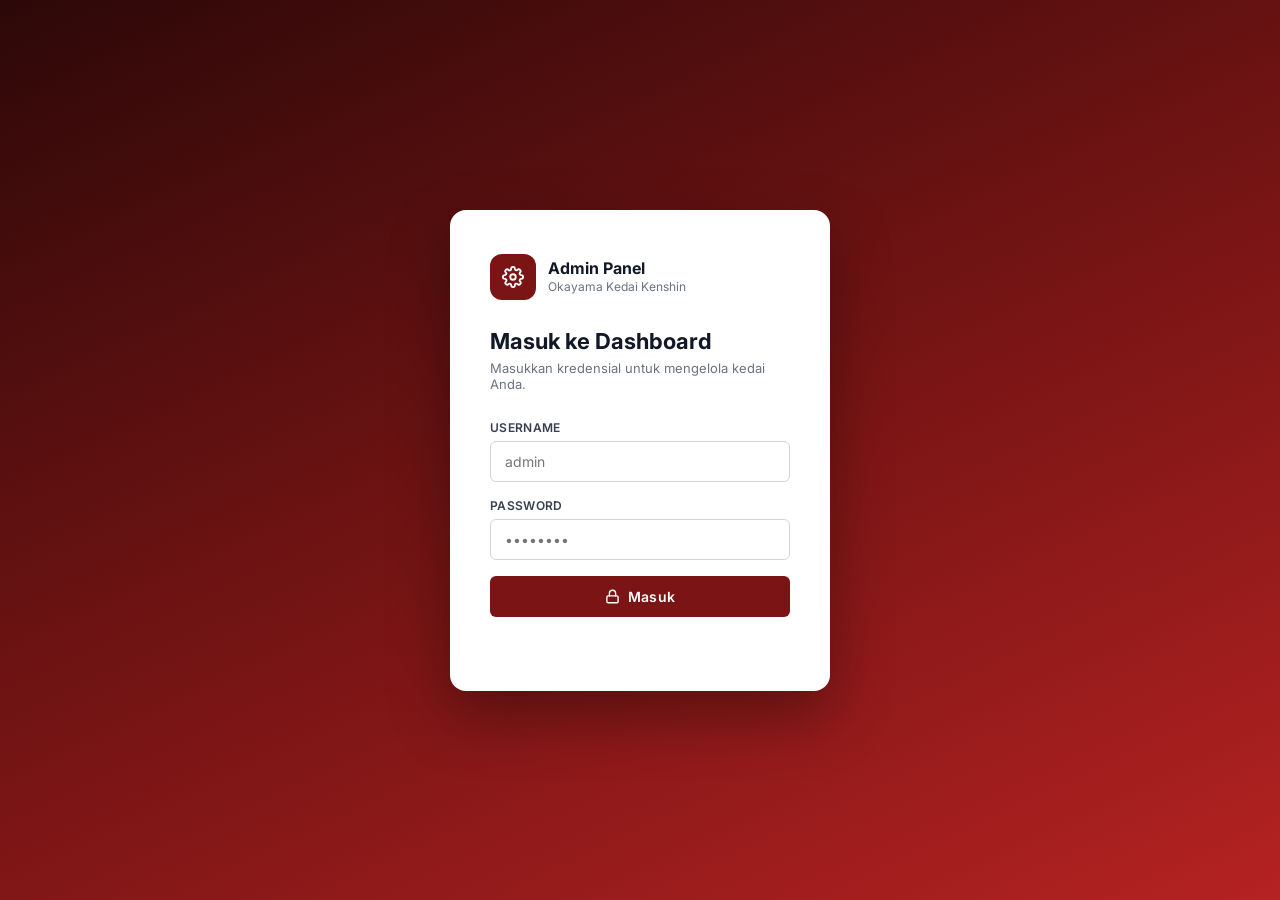
<file: admin/index.html>
<!DOCTYPE html>
<html lang="id">
<head>
  <meta charset="UTF-8" />
  <meta name="viewport" content="width=device-width, initial-scale=1.0" />
  <title>Admin Panel — Okayama Kedai Kenshin</title>
  <link rel="icon" type="image/png" href="../images/logo.PNG" />
  <link rel="shortcut icon" href="../images/logo.PNG" />
  <link rel="preconnect" href="https://fonts.googleapis.com" />
  <link rel="preconnect" href="https://fonts.gstatic.com" crossorigin />
  <link href="https://fonts.googleapis.com/css2?family=Inter:wght@400;500;600;700&display=swap" rel="stylesheet" />
  <style>
    :root {
      --primary:      #7B1515;
      --primary-dark: #4A0D0D;
      --primary-mid:  #9B1C1C;
      --primary-light:#C0392B;
      --green:        #16A34A;
      --green-bg:     #F0FDF4;
      --red:          #DC2626;
      --red-bg:       #FEF2F2;
      --amber:        #B45309;
      --amber-bg:     #FFFBEB;
      --blue:         #1D4ED8;
      --blue-bg:      #EFF6FF;
      --white:        #FFFFFF;
      --bg:           #F1F3F6;
      --card:         #FFFFFF;
      --text:         #111827;
      --text-2:       #374151;
      --muted:        #6B7280;
      --muted-light:  #9CA3AF;
      --border:       #E5E7EB;
      --border-2:     #D1D5DB;
      --radius:       10px;
      --radius-sm:    6px;
      --shadow:       0 1px 3px rgba(0,0,0,0.10), 0 1px 2px rgba(0,0,0,0.06);
      --shadow-md:    0 4px 6px rgba(0,0,0,0.07), 0 2px 4px rgba(0,0,0,0.06);
      --shadow-lg:    0 10px 25px rgba(0,0,0,0.12);
    }

    *, *::before, *::after { box-sizing: border-box; margin: 0; padding: 0; }
    html { scroll-behavior: smooth; font-size: 14px; }
    body {
      font-family: 'Inter', -apple-system, BlinkMacSystemFont, sans-serif;
      background: var(--bg);
      color: var(--text);
      min-height: 100vh;
      -webkit-font-smoothing: antialiased;
    }

    /* ─── SVG ICON HELPER ─── */
    .icon { display: inline-flex; align-items: center; justify-content: center; flex-shrink: 0; }
    svg   { display: block; }

    /* ─────────────────────────────────────────
       LOGIN SCREEN
    ───────────────────────────────────────── */
    #loginScreen {
      min-height: 100vh;
      display: flex;
      align-items: center;
      justify-content: center;
      background: linear-gradient(155deg, #2D0808 0%, var(--primary) 55%, #B52222 100%);
      padding: 20px;
    }

    .login-card {
      background: var(--white);
      border-radius: 16px;
      padding: 44px 40px;
      width: 100%;
      max-width: 380px;
      box-shadow: 0 25px 60px rgba(0,0,0,0.35);
    }

    .login-brand {
      display: flex;
      align-items: center;
      gap: 12px;
      margin-bottom: 28px;
    }

    .login-brand-icon {
      width: 46px;
      height: 46px;
      background: var(--primary);
      border-radius: 12px;
      display: flex;
      align-items: center;
      justify-content: center;
      flex-shrink: 0;
    }

    .login-brand-text h1 {
      font-size: 16px;
      font-weight: 700;
      color: var(--text);
      line-height: 1.2;
    }

    .login-brand-text p {
      font-size: 12px;
      color: var(--muted);
      margin-top: 1px;
    }

    .login-heading {
      font-size: 22px;
      font-weight: 700;
      color: var(--text);
      margin-bottom: 6px;
    }

    .login-sub {
      font-size: 13px;
      color: var(--muted);
      margin-bottom: 28px;
    }

    .form-group { margin-bottom: 16px; }

    .form-label {
      display: block;
      font-size: 12px;
      font-weight: 600;
      color: var(--text-2);
      margin-bottom: 6px;
      letter-spacing: 0.3px;
      text-transform: uppercase;
    }

    .form-input {
      width: 100%;
      padding: 11px 14px;
      border: 1.5px solid var(--border-2);
      border-radius: var(--radius-sm);
      font-size: 14px;
      font-family: inherit;
      color: var(--text);
      outline: none;
      transition: border-color 0.15s, box-shadow 0.15s;
      background: var(--white);
    }
    .form-input:focus {
      border-color: var(--primary);
      box-shadow: 0 0 0 3px rgba(123,21,21,0.12);
    }

    .btn-login {
      width: 100%;
      padding: 12px;
      background: var(--primary);
      color: var(--white);
      border: none;
      border-radius: var(--radius-sm);
      font-size: 14px;
      font-weight: 600;
      font-family: inherit;
      cursor: pointer;
      margin-top: 8px;
      display: flex;
      align-items: center;
      justify-content: center;
      gap: 8px;
      transition: background 0.15s, transform 0.1s;
      letter-spacing: 0.2px;
    }
    .btn-login:hover   { background: var(--primary-mid); }
    .btn-login:active  { transform: scale(0.99); }
    .btn-login:disabled { background: #C0C0C0; cursor: not-allowed; }

    .login-error {
      margin-top: 12px;
      font-size: 12px;
      color: var(--red);
      font-weight: 500;
      min-height: 18px;
      display: flex;
      align-items: center;
      gap: 6px;
    }

    /* ─────────────────────────────────────────
       ADMIN LAYOUT — SIDEBAR
    ───────────────────────────────────────── */
    #adminScreen { display: none; min-height: 100vh; flex-direction: column; }
    #adminScreen.visible { display: flex; }

    /* ── Topbar ── */
    .topbar {
      background: var(--primary-dark);
      height: 54px;
      padding: 0 20px;
      display: flex;
      align-items: center;
      justify-content: space-between;
      gap: 16px;
      position: sticky;
      top: 0;
      z-index: 200;
      box-shadow: 0 2px 8px rgba(0,0,0,0.35);
      flex-shrink: 0;
    }
    .topbar-left { display: flex; align-items: center; gap: 10px; }
    .topbar-logo {
      width: 30px; height: 30px;
      background: rgba(255,255,255,0.12);
      border-radius: 7px;
      display: flex; align-items: center; justify-content: center; flex-shrink: 0;
    }
    .topbar-title { font-size: 14px; font-weight: 700; color: #fff; letter-spacing: 0.1px; }
    .topbar-sub   { font-size: 11px; color: rgba(255,255,255,0.48); margin-top: 1px; }
    .topbar-right { display: flex; align-items: center; gap: 8px; }

    /* hamburger untuk mobile */
    .btn-sidebar-toggle {
      display: none;
      width: 32px; height: 32px;
      background: rgba(255,255,255,0.10);
      border: 1px solid rgba(255,255,255,0.15);
      border-radius: 7px; cursor: pointer;
      align-items: center; justify-content: center; color: #fff;
    }

    .btn-topbar {
      display: flex; align-items: center; gap: 6px;
      padding: 6px 12px; border-radius: 6px;
      font-size: 12px; font-weight: 600; font-family: inherit;
      cursor: pointer; border: none; text-decoration: none;
      transition: background 0.15s; letter-spacing: 0.2px; white-space: nowrap;
    }
    .btn-topbar-ghost {
      background: rgba(255,255,255,0.10); color: rgba(255,255,255,0.90);
      border: 1px solid rgba(255,255,255,0.15);
    }
    .btn-topbar-ghost:hover { background: rgba(255,255,255,0.18); }
    .btn-topbar-danger {
      background: rgba(220,38,38,0.20); color: #FCA5A5;
      border: 1px solid rgba(220,38,38,0.25);
    }
    .btn-topbar-danger:hover { background: rgba(220,38,38,0.32); }

    /* ── Body wrapper (sidebar + content) ── */
    .admin-body {
      display: flex;
      flex: 1;
      min-height: 0;
    }

    /* ── Sidebar — fixed, full height ── */
    .sidebar {
      width: 220px;
      flex-shrink: 0;
      background: var(--primary-dark);
      display: flex;
      flex-direction: column;
      position: fixed;
      top: 0;
      left: 0;
      height: 100vh;
      z-index: 100;
      overflow-y: auto;
      overflow-x: hidden;
    }

    /* Logo area di atas sidebar */
    .sidebar-brand {
      display: flex;
      align-items: center;
      gap: 10px;
      padding: 16px 14px 14px;
      border-bottom: 1px solid rgba(255,255,255,0.07);
      flex-shrink: 0;
    }
    .sidebar-brand-icon {
      width: 32px; height: 32px;
      background: rgba(255,255,255,0.12);
      border-radius: 8px;
      display: flex; align-items: center; justify-content: center; flex-shrink: 0;
    }
    .sidebar-brand-title { font-size: 13px; font-weight: 700; color: #fff; line-height: 1.2; }
    .sidebar-brand-sub   { font-size: 10px; color: rgba(255,255,255,0.45); margin-top: 1px; }

    /* Nav area scrollable */
    .sidebar-nav {
      flex: 1;
      padding: 12px 10px 8px;
      display: flex;
      flex-direction: column;
      gap: 2px;
      overflow-y: auto;
    }

    /* Footer sidebar — tombol keluar di bawah */
    .sidebar-footer {
      padding: 10px 10px 16px;
      border-top: 1px solid rgba(255,255,255,0.07);
      display: flex;
      flex-direction: column;
      gap: 6px;
      flex-shrink: 0;
    }

    .sidebar-section-label {
      font-size: 9px;
      font-weight: 700;
      color: rgba(255,255,255,0.30);
      letter-spacing: 1px;
      text-transform: uppercase;
      padding: 12px 10px 4px;
    }

    .nav-item {
      display: flex;
      align-items: center;
      gap: 10px;
      padding: 10px 12px;
      border-radius: 8px;
      font-size: 13px;
      font-weight: 500;
      color: rgba(255,255,255,0.65);
      cursor: pointer;
      border: none;
      background: none;
      font-family: inherit;
      text-align: left;
      width: 100%;
      transition: all 0.15s;
      text-decoration: none;
    }
    .nav-item:hover { background: rgba(255,255,255,0.08); color: rgba(255,255,255,0.9); }
    .nav-item.active {
      background: rgba(255,255,255,0.14);
      color: #fff;
      font-weight: 600;
    }
    .nav-item.active .nav-icon { opacity: 1; }
    .nav-icon { opacity: 0.6; flex-shrink: 0; }
    .nav-item.active .nav-icon { opacity: 1; }

    .sidebar-divider {
      height: 1px;
      background: rgba(255,255,255,0.08);
      margin: 8px 4px;
    }

    /* ── Main content — margin kiri = lebar sidebar ── */
    .admin-content {
      flex: 1;
      margin-left: 220px;
      overflow-y: auto;
      min-height: 100vh;
      padding: 28px 32px 64px;
      min-width: 0;
    }

    /* Topbar disembunyikan di desktop — brand ada di sidebar */
    .topbar { display: none; }

    /* ── Stats bar ── */
    .stats-grid {
      display: grid;
      grid-template-columns: repeat(3, 1fr);
      gap: 14px;
      margin-bottom: 24px;
    }
    .stat-card {
      background: var(--white);
      border-radius: var(--radius);
      padding: 16px 18px;
      box-shadow: var(--shadow);
      display: flex; align-items: center; gap: 12px;
      border: 1px solid var(--border);
    }
    .stat-icon-wrap {
      width: 40px; height: 40px; border-radius: 10px;
      display: flex; align-items: center; justify-content: center; flex-shrink: 0;
    }
    .stat-card.green .stat-icon-wrap { background: var(--green-bg); }
    .stat-card.red   .stat-icon-wrap { background: var(--red-bg);   }
    .stat-card.blue  .stat-icon-wrap { background: var(--blue-bg);  }
    .stat-value { font-size: 24px; font-weight: 700; color: var(--text); line-height: 1.1; }
    .stat-label { font-size: 11px; color: var(--muted); margin-top: 2px; }

    /* ── Page title ── */
    .page-title {
      font-size: 18px;
      font-weight: 700;
      color: var(--text);
      margin-bottom: 20px;
      display: flex;
      align-items: center;
      gap: 10px;
    }
    .page-title-icon {
      width: 34px; height: 34px;
      background: var(--primary);
      border-radius: 8px;
      display: flex; align-items: center; justify-content: center;
      flex-shrink: 0;
    }

    /* Tab pane masih dipakai untuk show/hide konten */
    .tab-pane { display: none; }
    .tab-pane.active { display: block; }
    .tab-pane.active { display: block; }

    /* ── Card ── */
    .card {
      background: var(--white);
      border-radius: var(--radius);
      border: 1px solid var(--border);
      box-shadow: var(--shadow);
      margin-bottom: 16px;
      overflow: hidden;
    }

    .card-header {
      padding: 18px 22px 14px;
      border-bottom: 1px solid var(--border);
      display: flex;
      align-items: flex-start;
      gap: 12px;
    }

    .card-header-icon {
      width: 36px;
      height: 36px;
      background: var(--bg);
      border-radius: 8px;
      display: flex;
      align-items: center;
      justify-content: center;
      flex-shrink: 0;
      margin-top: 1px;
    }

    .card-header-text {}
    .card-title {
      font-size: 14px;
      font-weight: 700;
      color: var(--text);
    }
    .card-desc {
      font-size: 12px;
      color: var(--muted);
      margin-top: 2px;
    }

    .card-body { padding: 22px; }

    /* ── Form fields ── */
    .field { margin-bottom: 18px; }
    .field:last-child { margin-bottom: 0; }

    .field-label {
      display: block;
      font-size: 12px;
      font-weight: 600;
      color: var(--text-2);
      margin-bottom: 6px;
      text-transform: uppercase;
      letter-spacing: 0.3px;
    }

    .field-hint {
      font-size: 11px;
      color: var(--muted-light);
      margin-top: 5px;
    }

    .input-group {
      display: flex;
      border: 1.5px solid var(--border-2);
      border-radius: var(--radius-sm);
      overflow: hidden;
      transition: border-color 0.15s, box-shadow 0.15s;
    }
    .input-group:focus-within {
      border-color: var(--primary);
      box-shadow: 0 0 0 3px rgba(123,21,21,0.10);
    }

    .input-addon {
      background: var(--bg);
      padding: 0 13px;
      font-size: 13px;
      font-weight: 600;
      color: var(--muted);
      height: 42px;
      display: flex;
      align-items: center;
      border-right: 1.5px solid var(--border-2);
      flex-shrink: 0;
    }

    .field-input,
    .input-group input {
      width: 100%;
      padding: 0 14px;
      height: 42px;
      border: 1.5px solid var(--border-2);
      border-radius: var(--radius-sm);
      font-size: 14px;
      font-family: inherit;
      color: var(--text);
      outline: none;
      transition: border-color 0.15s, box-shadow 0.15s;
      background: var(--white);
    }

    .input-group input {
      border: none;
      border-radius: 0;
      height: 42px;
    }

    .field-input:focus {
      border-color: var(--primary);
      box-shadow: 0 0 0 3px rgba(123,21,21,0.10);
    }

    .field-textarea {
      width: 100%;
      padding: 11px 14px;
      border: 1.5px solid var(--border-2);
      border-radius: var(--radius-sm);
      font-size: 14px;
      font-family: inherit;
      color: var(--text);
      resize: vertical;
      outline: none;
      transition: border-color 0.15s;
      line-height: 1.6;
      background: var(--white);
    }
    .field-textarea:focus {
      border-color: var(--primary);
      box-shadow: 0 0 0 3px rgba(123,21,21,0.10);
    }

    /* ── Toggle ── */
    .toggle-row {
      display: flex;
      align-items: center;
      justify-content: space-between;
      background: var(--bg);
      padding: 14px 16px;
      border-radius: var(--radius-sm);
      border: 1px solid var(--border);
    }

    .toggle-info {}
    .toggle-label { font-size: 14px; font-weight: 600; color: var(--text); }
    .toggle-hint  { font-size: 12px; color: var(--muted); margin-top: 2px; }

    .toggle-switch { position: relative; display: inline-block; width: 46px; height: 26px; flex-shrink: 0; }
    .toggle-switch input { display: none; }

    .toggle-slider {
      position: absolute; inset: 0;
      background: var(--border-2);
      border-radius: 26px;
      cursor: pointer;
      transition: background 0.2s;
    }
    .toggle-slider::before {
      content: '';
      position: absolute;
      width: 20px; height: 20px;
      left: 3px; top: 3px;
      background: #fff;
      border-radius: 50%;
      transition: transform 0.2s;
      box-shadow: 0 1px 4px rgba(0,0,0,0.18);
    }
    .toggle-switch input:checked + .toggle-slider { background: var(--green); }
    .toggle-switch input:checked + .toggle-slider::before { transform: translateX(20px); }

    /* ── Buttons ── */
    .btn-primary {
      display: inline-flex;
      align-items: center;
      gap: 7px;
      background: var(--primary);
      color: var(--white);
      border: none;
      border-radius: var(--radius-sm);
      padding: 10px 20px;
      font-size: 13px;
      font-weight: 600;
      font-family: inherit;
      cursor: pointer;
      transition: background 0.15s, transform 0.1s;
      letter-spacing: 0.2px;
    }
    .btn-primary:hover   { background: var(--primary-mid); }
    .btn-primary:active  { transform: scale(0.99); }
    .btn-primary:disabled { background: #C0C0C0; cursor: not-allowed; }

    .btn-secondary {
      display: inline-flex;
      align-items: center;
      gap: 7px;
      background: var(--white);
      color: var(--text-2);
      border: 1.5px solid var(--border-2);
      border-radius: var(--radius-sm);
      padding: 9px 18px;
      font-size: 13px;
      font-weight: 600;
      font-family: inherit;
      cursor: pointer;
      transition: background 0.15s;
    }
    .btn-secondary:hover { background: var(--bg); }

    .save-msg {
      font-size: 12px;
      font-weight: 600;
      margin-left: 10px;
      vertical-align: middle;
    }
    .save-msg.success { color: var(--green); }
    .save-msg.error   { color: var(--red); }

    .card-footer {
      padding: 16px 22px;
      border-top: 1px solid var(--border);
      background: var(--bg);
      display: flex;
      align-items: center;
      gap: 10px;
    }

    /* ─────────────────────────────────────────
       MENU GRID CARDS
    ───────────────────────────────────────── */
    .menu-toolbar {
      display: flex;
      gap: 10px;
      padding: 16px 22px 14px;
      border-bottom: 1px solid var(--border);
      flex-wrap: wrap;
      align-items: center;
      background: var(--white);
    }

    .search-wrap {
      flex: 1;
      min-width: 180px;
      position: relative;
      display: flex;
      align-items: center;
    }

    .search-icon {
      position: absolute;
      left: 11px;
      color: var(--muted-light);
      pointer-events: none;
    }

    .search-input {
      width: 100%;
      padding: 9px 14px 9px 36px;
      border: 1.5px solid var(--border-2);
      border-radius: var(--radius-sm);
      font-size: 13px;
      font-family: inherit;
      color: var(--text);
      outline: none;
      transition: border-color 0.15s;
      background: var(--white);
    }
    .search-input:focus { border-color: var(--primary); }

    .filter-select {
      padding: 9px 13px;
      border: 1.5px solid var(--border-2);
      border-radius: var(--radius-sm);
      font-size: 13px;
      font-family: inherit;
      color: var(--text);
      outline: none;
      cursor: pointer;
      background: var(--white);
      min-width: 160px;
    }

    /* ── Grid container ── */
    .menu-grid {
      display: grid;
      grid-template-columns: repeat(auto-fill, minmax(210px, 1fr));
      gap: 16px;
      padding: 22px;
      background: var(--bg);
    }

    /* ── Card ── */
    .menu-edit-card {
      background: var(--white);
      border: 1px solid var(--border);
      border-radius: 12px;
      overflow: visible; /* jangan hidden — card-actions harus terlihat */
      display: flex;
      flex-direction: column;
      transition: box-shadow 0.18s, transform 0.18s;
      position: relative;
      box-shadow: var(--shadow);
    }
    .menu-edit-card:hover {
      box-shadow: 0 8px 24px rgba(0,0,0,0.11);
      transform: translateY(-2px);
    }
    .menu-edit-card.changed {
      border-color: #F59E0B;
      box-shadow: 0 0 0 2px rgba(245,158,11,0.20), var(--shadow);
    }

    /* Badge "Diubah" */
    .card-changed-dot {
      position: absolute;
      top: 10px;
      left: 10px;
      background: #F59E0B;
      color: #fff;
      font-size: 9px;
      font-weight: 700;
      padding: 3px 8px;
      border-radius: 20px;
      letter-spacing: 0.3px;
      display: none;
      z-index: 5;
      box-shadow: 0 1px 4px rgba(0,0,0,0.2);
    }
    .menu-edit-card.changed .card-changed-dot { display: block; }

    /* ── Foto area ── */
    .card-photo-wrap {
      position: relative;
      width: 100%;
      padding-top: 72%; /* 4:3 ratio */
      cursor: pointer;
      background: #F3F4F6;
      overflow: hidden;
      flex-shrink: 0;
      display: block;
      border-radius: 12px 12px 0 0; /* rounded hanya di atas */
    }

    .card-photo-img {
      position: absolute;
      inset: 0;
      width: 100%;
      height: 100%;
      object-fit: cover;
      display: block;
      transition: transform 0.25s;
    }
    .card-photo-wrap:hover .card-photo-img { transform: scale(1.05); }

    .card-photo-empty {
      position: absolute;
      inset: 0;
      display: flex;
      flex-direction: column;
      align-items: center;
      justify-content: center;
      gap: 8px;
      color: #CBD5E1;
      background: #F8FAFC;
    }
    .card-photo-empty span {
      font-size: 11px;
      font-weight: 500;
      color: #94A3B8;
    }

    .card-photo-overlay {
      position: absolute;
      inset: 0;
      background: rgba(15,20,30,0.55);
      display: flex;
      flex-direction: column;
      align-items: center;
      justify-content: center;
      gap: 6px;
      opacity: 0;
      transition: opacity 0.18s;
      z-index: 3;
    }
    .card-photo-wrap:hover .card-photo-overlay { opacity: 1; }
    .card-photo-overlay span {
      font-size: 11px;
      font-weight: 700;
      color: #fff;
      letter-spacing: 0.4px;
    }

    .card-upload-input { display: none; }

    .card-upload-spinner {
      position: absolute;
      inset: 0;
      background: rgba(255,255,255,0.82);
      display: none;
      align-items: center;
      justify-content: center;
      z-index: 4;
    }
    .card-upload-spinner.active { display: flex; }

    @keyframes spin { to { transform: rotate(360deg); } }
    .spinner-ring {
      width: 26px; height: 26px;
      border: 3px solid #E5E7EB;
      border-top-color: var(--primary);
      border-radius: 50%;
      animation: spin 0.7s linear infinite;
    }

    /* ── Card body ── */
    .card-body-edit {
      padding: 12px 13px 13px;
      display: flex;
      flex-direction: column;
      gap: 9px;
      flex: 1;
    }

    .card-item-name {
      font-size: 13px;
      font-weight: 700;
      color: var(--text);
      line-height: 1.35;
      /* max 2 baris, potong dengan ellipsis */
      display: -webkit-box;
      -webkit-line-clamp: 2;
      -webkit-box-orient: vertical;
      overflow: hidden;
      min-height: 36px;
    }

    .card-item-kat {
      font-size: 10px;
      font-weight: 700;
      color: var(--primary);
      text-transform: uppercase;
      letter-spacing: 0.5px;
      white-space: nowrap;
      overflow: hidden;
      text-overflow: ellipsis;
    }

    /* Divider tipis */
    .card-divider {
      height: 1px;
      background: var(--border);
      margin: 0 -13px;
    }

    /* Harga row */
    .card-price-row {
      display: flex;
      align-items: center;
      background: var(--bg);
      border: 1.5px solid var(--border-2);
      border-radius: var(--radius-sm);
      overflow: hidden;
      transition: border-color 0.15s;
    }
    .card-price-row:focus-within { border-color: var(--primary); }

    .card-price-prefix {
      padding: 0 8px;
      font-size: 13px;
      font-weight: 700;
      color: var(--muted);
      background: var(--bg);
      border-right: 1.5px solid var(--border-2);
      height: 36px;
      display: flex;
      align-items: center;
      flex-shrink: 0;
    }

    .card-price-input {
      flex: 1;
      padding: 0 10px;
      height: 36px;
      border: none;
      outline: none;
      font-size: 13px;
      font-weight: 700;
      color: var(--primary);
      font-family: 'Inter', monospace;
      background: var(--white);
      text-align: right;
      min-width: 0;
    }

    /* Status toggle */
    .card-status-btn {
      width: 100%;
      display: flex;
      align-items: center;
      justify-content: center;
      gap: 7px;
      padding: 8px 10px;
      border-radius: var(--radius-sm);
      font-size: 12px;
      font-weight: 700;
      font-family: inherit;
      cursor: pointer;
      border: 1.5px solid;
      transition: all 0.15s;
      letter-spacing: 0.2px;
    }
    .card-status-btn .dot {
      width: 7px;
      height: 7px;
      border-radius: 50%;
      background: currentColor;
      flex-shrink: 0;
    }
    .card-status-btn.tersedia {
      color: var(--green);
      border-color: #86EFAC;
      background: var(--green-bg);
    }
    .card-status-btn.tersedia:hover { background: #DCFCE7; }
    .card-status-btn.habis {
      color: var(--red);
      border-color: #FCA5A5;
      background: var(--red-bg);
    }
    .card-status-btn.habis:hover { background: #FEE2E2; }

    /* Empty state */
    .menu-grid-empty {
      grid-column: 1 / -1;
      text-align: center;
      padding: 64px 20px;
      color: var(--muted);
    }
    .menu-grid-empty-icon {
      width: 56px; height: 56px;
      background: var(--white);
      border: 1px solid var(--border);
      border-radius: 50%;
      display: flex;
      align-items: center;
      justify-content: center;
      margin: 0 auto 14px;
    }
    .menu-grid-empty p { font-size: 14px; font-weight: 500; }
    .menu-grid-empty small { font-size: 12px; color: var(--muted-light); }

    @media (max-width: 700px) {
      .menu-grid { grid-template-columns: repeat(2, 1fr); gap: 12px; padding: 14px; }
      .menu-toolbar { padding: 12px 14px 10px; }
    }

    /* ─────────────────────────────────────────
       SECURITY TAB
    ───────────────────────────────────────── */
    .info-row {
      display: flex;
      align-items: center;
      justify-content: space-between;
      padding: 12px 0;
      border-bottom: 1px solid var(--border);
    }
    .info-row:last-child { border-bottom: none; }
    .info-row-label { font-size: 12px; color: var(--muted); font-weight: 500; }
    .info-row-val   { font-size: 13px; font-weight: 600; color: var(--text); }

    .badge-pill {
      display: inline-flex;
      align-items: center;
      gap: 5px;
      padding: 3px 10px;
      border-radius: 20px;
      font-size: 11px;
      font-weight: 700;
    }
    .badge-pill.active { background: var(--green-bg); color: var(--green); border: 1px solid #86EFAC; }
    .badge-pill.server { background: var(--blue-bg);  color: var(--blue);  border: 1px solid #93C5FD; }
    .badge-pill.local  { background: var(--amber-bg); color: var(--amber); border: 1px solid #FCD34D; }

    code {
      font-family: 'SF Mono', 'Fira Code', monospace;
      font-size: 12px;
      background: var(--bg);
      border: 1px solid var(--border);
      border-radius: 4px;
      padding: 2px 6px;
      color: var(--primary);
    }

    .pass-result-box {
      background: var(--bg);
      border: 1px solid var(--border);
      border-radius: var(--radius-sm);
      padding: 14px 16px;
      font-size: 13px;
      margin-top: 12px;
      display: none;
    }
    .pass-result-box.visible { display: block; }
    .pass-result-code {
      font-family: 'SF Mono', 'Fira Code', monospace;
      font-size: 15px;
      font-weight: 700;
      color: var(--primary);
      letter-spacing: 1px;
      background: var(--white);
      border: 1.5px solid var(--border-2);
      border-radius: 6px;
      padding: 10px 14px;
      margin-top: 8px;
      word-break: break-all;
    }

    /* ─────────────────────────────────────────
       RESPONSIVE
    ───────────────────────────────────────── */
    @media (max-width: 700px) {
      /* Topbar muncul di mobile */
      .topbar {
        display: flex;
        position: fixed;
        top: 0; left: 0; right: 0;
        z-index: 200;
        height: 52px;
        padding: 0 14px;
      }
      .topbar-sub { display: none; }
      /* Sidebar overlay di mobile */
      .sidebar {
        left: -220px;
        top: 0;
        transition: left 0.25s;
        box-shadow: 4px 0 20px rgba(0,0,0,0.4);
        z-index: 150;
      }
      .sidebar.open { left: 0; }
      .btn-sidebar-toggle { display: flex; }
      /* Content tidak margin kiri di mobile */
      .admin-content {
        margin-left: 0;
        margin-top: 52px;
        padding: 18px 16px 48px;
      }
      .stats-grid { grid-template-columns: 1fr 1fr; }
      .stats-grid .stat-card:last-child { grid-column: 1/-1; }
      .menu-grid { grid-template-columns: repeat(2,1fr); gap: 10px; padding: 12px; }
      .menu-toolbar { padding: 10px 12px; }
    }

    /* -- Modal admin (form tambah/edit) -- */
    .admin-modal-overlay {
      position: fixed; inset: 0;
      background: rgba(0,0,0,0.48);
      display: flex; align-items: center; justify-content: center;
      z-index: 9999; padding: 16px;
      opacity: 0; pointer-events: none;
      transition: opacity 0.18s;
    }
    .admin-modal-overlay.open { opacity: 1; pointer-events: all; }
    .admin-modal {
      background: var(--white); border-radius: 14px;
      width: 100%; max-width: 520px; max-height: 92vh; overflow-y: auto;
      box-shadow: 0 24px 60px rgba(0,0,0,0.22);
      transform: translateY(20px); transition: transform 0.18s;
    }
    .admin-modal-overlay.open .admin-modal { transform: translateY(0); }
    .admin-modal-header {
      padding: 18px 22px 14px; border-bottom: 1px solid var(--border);
      display: flex; align-items: center; justify-content: space-between; gap: 12px;
    }
    .admin-modal-title { font-size: 15px; font-weight: 700; color: var(--text); display: flex; align-items: center; gap: 8px; }
    .btn-modal-close {
      width: 30px; height: 30px; border: none; background: var(--bg);
      border-radius: 7px; cursor: pointer; display: flex; align-items: center;
      justify-content: center; color: var(--muted); transition: background 0.15s; flex-shrink: 0;
    }
    .btn-modal-close:hover { background: var(--border); color: var(--text); }
    .admin-modal-body { padding: 18px 22px; display: flex; flex-direction: column; gap: 14px; }
    .admin-modal-footer {
      padding: 12px 22px 18px; display: flex; gap: 8px; justify-content: flex-end;
      border-top: 1px solid var(--border);
    }
    .form-grid-2 { display: grid; grid-template-columns: 1fr 1fr; gap: 12px; }
    .form-grid-2 .field-full { grid-column: 1/-1; }
    .field-label-sm { font-size: 11px; font-weight: 600; color: var(--text-2); text-transform: uppercase; letter-spacing: 0.3px; margin-bottom: 5px; display: block; }
    .field-input-sm {
      width: 100%; padding: 9px 12px; border: 1.5px solid var(--border-2); border-radius: var(--radius-sm);
      font-size: 13px; font-family: inherit; color: var(--text); outline: none;
      transition: border-color 0.15s; background: var(--white);
    }
    .field-input-sm:focus { border-color: var(--primary); box-shadow: 0 0 0 3px rgba(123,21,21,0.08); }
    select.field-input-sm { cursor: pointer; }
    textarea.field-input-sm { resize: vertical; line-height: 1.5; }
    .card-actions {
      display: flex; gap: 6px; padding: 8px 10px 10px;
      border-top: 1px solid var(--border); background: #FAFAFA;
      border-radius: 0 0 12px 12px; /* rounded hanya di bawah */
    }
    .btn-card-action {
      flex: 1; display: flex; align-items: center; justify-content: center; gap: 4px;
      padding: 6px 4px; border-radius: var(--radius-sm);
      font-size: 11px; font-weight: 600; font-family: inherit;
      cursor: pointer; border: 1px solid; transition: all 0.15s;
    }
    .btn-card-edit   { color: var(--blue); border-color: #BFDBFE; background: var(--blue-bg); }
    .btn-card-edit:hover   { background: #DBEAFE; }
    .btn-card-delete { color: var(--red); border-color: #FCA5A5; background: var(--red-bg); }
    .btn-card-delete:hover { background: #FEE2E2; }
    .kat-manager-list { display: flex; flex-direction: column; gap: 8px; }
    .kat-mgr-row {
      display: flex; align-items: center; gap: 10px;
      padding: 10px 14px; background: var(--bg);
      border: 1px solid var(--border); border-radius: 8px; transition: background 0.12s;
    }
    .kat-mgr-row:hover { background: #EBEBF0; }
    .kat-mgr-icon { font-size: 20px; width: 32px; text-align: center; flex-shrink: 0; }
    .kat-mgr-info { flex: 1; min-width: 0; }
    .kat-mgr-name { font-size: 13px; font-weight: 600; color: var(--text); }
    .kat-mgr-id   { font-size: 10px; color: var(--muted); font-family: monospace; }
    .kat-mgr-count {
      font-size: 10px; font-weight: 600; background: var(--white);
      border: 1px solid var(--border-2); border-radius: 20px;
      padding: 2px 8px; color: var(--muted); flex-shrink: 0;
    }
    .btn-kat-del {
      width: 28px; height: 28px; border: 1px solid #FCA5A5; background: var(--red-bg);
      color: var(--red); border-radius: 6px; cursor: pointer;
      display: flex; align-items: center; justify-content: center; flex-shrink: 0;
      transition: background 0.15s;
    }
    .btn-kat-del:hover { background: #FEE2E2; }
    .kat-mgr-row.builtin .btn-kat-del { opacity: 0.25; pointer-events: none; }
    .inline-confirm {
      display: none; gap: 8px; align-items: center;
      margin-top: 6px; padding: 8px 12px;
      background: #FEF2F2; border: 1px solid #FCA5A5;
      border-radius: 6px; font-size: 12px; color: var(--red);
    }
    .inline-confirm.visible { display: flex; }
    .inline-confirm button {
      padding: 4px 10px; border-radius: 5px; font-size: 11px; font-weight: 700;
      font-family: inherit; cursor: pointer; border: 1px solid;
    }
    .btn-confirm-yes { background: var(--red); color: #fff; border-color: var(--red); }
    .btn-confirm-no  { background: var(--white); color: var(--muted); border-color: var(--border-2); }

  </style>
</head>
<body>

<!-- ═══════════════════════════════════════
     LOGIN
═══════════════════════════════════════ -->
<div id="loginScreen">
  <div class="login-card">

    <div class="login-brand">
      <div class="login-brand-icon">
        <!-- Gear / settings icon -->
        <svg width="22" height="22" viewBox="0 0 24 24" fill="none" stroke="#fff" stroke-width="2" stroke-linecap="round" stroke-linejoin="round">
          <circle cx="12" cy="12" r="3"/>
          <path d="M19.4 15a1.65 1.65 0 0 0 .33 1.82l.06.06a2 2 0 0 1-2.83 2.83l-.06-.06a1.65 1.65 0 0 0-1.82-.33 1.65 1.65 0 0 0-1 1.51V21a2 2 0 0 1-4 0v-.09A1.65 1.65 0 0 0 9 19.4a1.65 1.65 0 0 0-1.82.33l-.06.06a2 2 0 0 1-2.83-2.83l.06-.06A1.65 1.65 0 0 0 4.68 15a1.65 1.65 0 0 0-1.51-1H3a2 2 0 0 1 0-4h.09A1.65 1.65 0 0 0 4.6 9a1.65 1.65 0 0 0-.33-1.82l-.06-.06a2 2 0 0 1 2.83-2.83l.06.06A1.65 1.65 0 0 0 9 4.68a1.65 1.65 0 0 0 1-1.51V3a2 2 0 0 1 4 0v.09a1.65 1.65 0 0 0 1 1.51 1.65 1.65 0 0 0 1.82-.33l.06-.06a2 2 0 0 1 2.83 2.83l-.06.06A1.65 1.65 0 0 0 19.4 9a1.65 1.65 0 0 0 1.51 1H21a2 2 0 0 1 0 4h-.09a1.65 1.65 0 0 0-1.51 1z"/>
        </svg>
      </div>
      <div class="login-brand-text">
        <h1>Admin Panel</h1>
        <p>Okayama Kedai Kenshin</p>
      </div>
    </div>

    <h2 class="login-heading">Masuk ke Dashboard</h2>
    <p class="login-sub">Masukkan kredensial untuk mengelola kedai Anda.</p>

    <div class="form-group">
      <label class="form-label">Username</label>
      <input type="text" id="loginUser" class="form-input" placeholder="admin" autocomplete="username" />
    </div>
    <div class="form-group">
      <label class="form-label">Password</label>
      <input type="password" id="loginPass" class="form-input" placeholder="••••••••" autocomplete="current-password" />
    </div>

    <button class="btn-login" id="btnLogin">
      <!-- Lock icon -->
      <svg width="15" height="15" viewBox="0 0 24 24" fill="none" stroke="currentColor" stroke-width="2.2" stroke-linecap="round" stroke-linejoin="round"><rect x="3" y="11" width="18" height="11" rx="2" ry="2"/><path d="M7 11V7a5 5 0 0 1 10 0v4"/></svg>
      Masuk
    </button>
    <p class="login-error" id="loginError"></p>
  </div>
</div>

<!-- ═══════════════════════════════════════
     ADMIN SCREEN
═══════════════════════════════════════ -->
<div id="adminScreen">

  <!-- Topbar -->
  <header class="topbar">
    <div class="topbar-left">
      <button class="btn-sidebar-toggle" id="btnSidebarToggle" aria-label="Menu">
        <svg width="16" height="16" viewBox="0 0 24 24" fill="none" stroke="currentColor" stroke-width="2.2" stroke-linecap="round" stroke-linejoin="round"><line x1="3" y1="6" x2="21" y2="6"/><line x1="3" y1="12" x2="21" y2="12"/><line x1="3" y1="18" x2="21" y2="18"/></svg>
      </button>
      <div class="topbar-logo">
        <svg width="18" height="18" viewBox="0 0 24 24" fill="none" stroke="rgba(255,255,255,0.85)" stroke-width="2" stroke-linecap="round" stroke-linejoin="round"><path d="M3 9l9-7 9 7v11a2 2 0 0 1-2 2H5a2 2 0 0 1-2-2z"/><polyline points="9 22 9 12 15 12 15 22"/></svg>
      </div>
      <div>
        <div class="topbar-title">Kedai Kenshin</div>
        <div class="topbar-sub">Admin Dashboard</div>
      </div>
    </div>
    <div class="topbar-right">
      <a href="../index.html" target="_blank" class="btn-topbar btn-topbar-ghost">
        <svg width="13" height="13" viewBox="0 0 24 24" fill="none" stroke="currentColor" stroke-width="2.2" stroke-linecap="round" stroke-linejoin="round"><path d="M18 13v6a2 2 0 0 1-2 2H5a2 2 0 0 1-2-2V8a2 2 0 0 1 2-2h6"/><polyline points="15 3 21 3 21 9"/><line x1="10" y1="14" x2="21" y2="3"/></svg>
        Lihat Website
      </a>
      <button class="btn-topbar btn-topbar-danger" id="btnLogout">
        <svg width="13" height="13" viewBox="0 0 24 24" fill="none" stroke="currentColor" stroke-width="2.2" stroke-linecap="round" stroke-linejoin="round"><path d="M9 21H5a2 2 0 0 1-2-2V5a2 2 0 0 1 2-2h4"/><polyline points="16 17 21 12 16 7"/><line x1="21" y1="12" x2="9" y2="12"/></svg>
        Keluar
      </button>
    </div>
  </header>

  <!-- Body: Sidebar + Content -->
  <div class="admin-body">

    <!-- ── SIDEBAR ── -->
    <nav class="sidebar" id="adminSidebar">

      <!-- Brand -->
      <div class="sidebar-brand">
        <div class="sidebar-brand-icon">
          <svg width="18" height="18" viewBox="0 0 24 24" fill="none" stroke="rgba(255,255,255,0.9)" stroke-width="2" stroke-linecap="round" stroke-linejoin="round"><path d="M3 9l9-7 9 7v11a2 2 0 0 1-2 2H5a2 2 0 0 1-2-2z"/><polyline points="9 22 9 12 15 12 15 22"/></svg>
        </div>
        <div>
          <div class="sidebar-brand-title">Kedai Kenshin</div>
          <div class="sidebar-brand-sub">Admin Dashboard</div>
        </div>
      </div>

      <!-- Nav items -->
      <div class="sidebar-nav">

        <span class="sidebar-section-label">Dashboard</span>

        <button class="nav-item active" data-tab="settings">
          <span class="nav-icon">
            <svg width="15" height="15" viewBox="0 0 24 24" fill="none" stroke="currentColor" stroke-width="2" stroke-linecap="round" stroke-linejoin="round"><circle cx="12" cy="12" r="3"/><path d="M19.4 15a1.65 1.65 0 0 0 .33 1.82l.06.06a2 2 0 0 1-2.83 2.83l-.06-.06a1.65 1.65 0 0 0-1.82-.33 1.65 1.65 0 0 0-1 1.51V21a2 2 0 0 1-4 0v-.09A1.65 1.65 0 0 0 9 19.4a1.65 1.65 0 0 0-1.82.33l-.06.06a2 2 0 0 1-2.83-2.83l.06-.06A1.65 1.65 0 0 0 4.68 15a1.65 1.65 0 0 0-1.51-1H3a2 2 0 0 1 0-4h.09A1.65 1.65 0 0 0 4.6 9a1.65 1.65 0 0 0-.33-1.82l-.06-.06a2 2 0 0 1 2.83-2.83l.06.06A1.65 1.65 0 0 0 9 4.68a1.65 1.65 0 0 0 1-1.51V3a2 2 0 0 1 4 0v.09a1.65 1.65 0 0 0 1 1.51 1.65 1.65 0 0 0 1.82-.33l.06-.06a2 2 0 0 1 2.83 2.83l-.06.06A1.65 1.65 0 0 0 19.4 9a1.65 1.65 0 0 0 1.51 1H21a2 2 0 0 1 0 4h-.09a1.65 1.65 0 0 0-1.51 1z"/></svg>
          </span>
          Pengaturan
        </button>

        <div class="sidebar-divider"></div>
        <span class="sidebar-section-label">Menu</span>

        <button class="nav-item" data-tab="menu">
          <span class="nav-icon">
            <svg width="15" height="15" viewBox="0 0 24 24" fill="none" stroke="currentColor" stroke-width="2" stroke-linecap="round" stroke-linejoin="round"><line x1="8" y1="6" x2="21" y2="6"/><line x1="8" y1="12" x2="21" y2="12"/><line x1="8" y1="18" x2="21" y2="18"/><line x1="3" y1="6" x2="3.01" y2="6"/><line x1="3" y1="12" x2="3.01" y2="12"/><line x1="3" y1="18" x2="3.01" y2="18"/></svg>
          </span>
          Editor Menu
        </button>

        <button class="nav-item" data-tab="kategori">
          <span class="nav-icon">
            <svg width="15" height="15" viewBox="0 0 24 24" fill="none" stroke="currentColor" stroke-width="2" stroke-linecap="round" stroke-linejoin="round"><path d="M4 6h16M4 10h16M4 14h16M4 18h16"/></svg>
          </span>
          Kelola Kategori
        </button>

        <div class="sidebar-divider"></div>
        <span class="sidebar-section-label">Sistem</span>

        <button class="nav-item" data-tab="security">
          <span class="nav-icon">
            <svg width="15" height="15" viewBox="0 0 24 24" fill="none" stroke="currentColor" stroke-width="2" stroke-linecap="round" stroke-linejoin="round"><path d="M12 22s8-4 8-10V5l-8-3-8 3v7c0 6 8 10 8 10z"/></svg>
          </span>
          Keamanan
        </button>

      </div><!-- /sidebar-nav -->

      <!-- Footer sidebar — Lihat Website + Keluar -->
      <div class="sidebar-footer">
        <a href="../index.html" target="_blank" class="nav-item" style="text-decoration:none;">
          <span class="nav-icon">
            <svg width="15" height="15" viewBox="0 0 24 24" fill="none" stroke="currentColor" stroke-width="2" stroke-linecap="round" stroke-linejoin="round"><path d="M18 13v6a2 2 0 0 1-2 2H5a2 2 0 0 1-2-2V8a2 2 0 0 1 2-2h6"/><polyline points="15 3 21 3 21 9"/><line x1="10" y1="14" x2="21" y2="3"/></svg>
          </span>
          Lihat Website
        </a>
        <button class="nav-item" id="btnLogout"
                style="color:#FCA5A5;background:rgba(220,38,38,0.12);border:1px solid rgba(220,38,38,0.20);">
          <span class="nav-icon" style="opacity:1;">
            <svg width="15" height="15" viewBox="0 0 24 24" fill="none" stroke="#FCA5A5" stroke-width="2" stroke-linecap="round" stroke-linejoin="round"><path d="M9 21H5a2 2 0 0 1-2-2V5a2 2 0 0 1 2-2h4"/><polyline points="16 17 21 12 16 7"/><line x1="21" y1="12" x2="9" y2="12"/></svg>
          </span>
          Keluar
        </button>
      </div>

    </nav>

    <!-- ── MAIN CONTENT ── -->
    <main class="admin-content" id="adminMainContent">

    <!-- Stats -->
    <div class="stats-grid" id="statsBar">
      <div class="stat-card green">
        <div class="stat-icon-wrap">
          <svg width="20" height="20" viewBox="0 0 24 24" fill="none" stroke="#16A34A" stroke-width="2.2" stroke-linecap="round" stroke-linejoin="round"><path d="M22 11.08V12a10 10 0 1 1-5.93-9.14"/><polyline points="22 4 12 14.01 9 11.01"/></svg>
        </div>
        <div class="stat-info">
          <div class="stat-value" id="statTersedia">—</div>
          <div class="stat-label">Tersedia</div>
        </div>
      </div>
      <div class="stat-card red">
        <div class="stat-icon-wrap">
          <svg width="20" height="20" viewBox="0 0 24 24" fill="none" stroke="#DC2626" stroke-width="2.2" stroke-linecap="round" stroke-linejoin="round"><circle cx="12" cy="12" r="10"/><line x1="15" y1="9" x2="9" y2="15"/><line x1="9" y1="9" x2="15" y2="15"/></svg>
        </div>
        <div class="stat-info">
          <div class="stat-value" id="statHabis">—</div>
          <div class="stat-label">Habis</div>
        </div>
      </div>
      <div class="stat-card blue">
        <div class="stat-icon-wrap">
          <svg width="20" height="20" viewBox="0 0 24 24" fill="none" stroke="#1D4ED8" stroke-width="2.2" stroke-linecap="round" stroke-linejoin="round"><rect x="3" y="3" width="7" height="7"/><rect x="14" y="3" width="7" height="7"/><rect x="14" y="14" width="7" height="7"/><rect x="3" y="14" width="7" height="7"/></svg>
        </div>
        <div class="stat-info">
          <div class="stat-value" id="statTotal">—</div>
          <div class="stat-label">Total Menu</div>
        </div>
      </div>
    </div>

    <!-- ══ TAB: PENGATURAN ══ -->
    <div class="tab-pane active" id="tab-settings">

      <!-- WhatsApp -->
      <div class="card">
        <div class="card-header">
          <div class="card-header-icon">
            <svg width="18" height="18" viewBox="0 0 24 24" fill="none" stroke="#374151" stroke-width="2" stroke-linecap="round" stroke-linejoin="round"><path d="M22 16.92v3a2 2 0 0 1-2.18 2 19.79 19.79 0 0 1-8.63-3.07A19.5 19.5 0 0 1 4.69 12a19.79 19.79 0 0 1-3.07-8.67A2 2 0 0 1 3.56 1.19h3a2 2 0 0 1 2 1.72c.127.96.361 1.903.7 2.81a2 2 0 0 1-.45 2.11L7.91 8.69a16 16 0 0 0 6 6l1.27-.81a2 2 0 0 1 2.11-.45c.907.339 1.85.573 2.81.7A2 2 0 0 1 22 16.92z"/></svg>
          </div>
          <div class="card-header-text">
            <div class="card-title">Nomor WhatsApp</div>
            <div class="card-desc">Digunakan untuk tombol "Pesan via WhatsApp" di semua menu.</div>
          </div>
        </div>
        <div class="card-body">
          <div class="field">
            <label class="field-label">Nomor WA</label>
            <div class="input-group">
              <span class="input-addon">+</span>
              <input type="text" id="inputWA" placeholder="628123456789" maxlength="20" />
            </div>
            <p class="field-hint">Format: kode negara + nomor tanpa spasi. Contoh: 628123456789</p>
          </div>
        </div>
      </div>

      <!-- Informasi kedai -->
      <div class="card">
        <div class="card-header">
          <div class="card-header-icon">
            <svg width="18" height="18" viewBox="0 0 24 24" fill="none" stroke="#374151" stroke-width="2" stroke-linecap="round" stroke-linejoin="round"><path d="M21 10c0 7-9 13-9 13s-9-6-9-13a9 9 0 0 1 18 0z"/><circle cx="12" cy="10" r="3"/></svg>
          </div>
          <div class="card-header-text">
            <div class="card-title">Informasi Kedai</div>
            <div class="card-desc">Ditampilkan di bagian footer website.</div>
          </div>
        </div>
        <div class="card-body">
          <div class="field">
            <label class="field-label">Alamat / Tagline Footer</label>
            <textarea class="field-textarea" id="inputAlamat" rows="2" placeholder="岡山 · Halal Japanese Cuisine"></textarea>
          </div>
        </div>
      </div>

      <!-- Status kedai -->
      <div class="card">
        <div class="card-header">
          <div class="card-header-icon">
            <svg width="18" height="18" viewBox="0 0 24 24" fill="none" stroke="#374151" stroke-width="2" stroke-linecap="round" stroke-linejoin="round"><rect x="2" y="3" width="20" height="14" rx="2"/><path d="M8 21h8M12 17v4"/></svg>
          </div>
          <div class="card-header-text">
            <div class="card-title">Status Kedai</div>
            <div class="card-desc">Mengubah badge status di header website secara real-time.</div>
          </div>
        </div>
        <div class="card-body">
          <div class="toggle-row">
            <div class="toggle-info">
              <div class="toggle-label">Buka Sekarang</div>
              <div class="toggle-hint">Aktifkan jika kedai sedang buka untuk umum</div>
            </div>
            <label class="toggle-switch">
              <input type="checkbox" id="toggleBuka" checked />
              <span class="toggle-slider"></span>
            </label>
          </div>
        </div>
      </div>

      <div class="card-footer" style="border-radius:var(--radius);background:var(--white);border:1px solid var(--border);box-shadow:var(--shadow);">
        <button class="btn-primary" id="btnSaveSettings">
          <svg width="14" height="14" viewBox="0 0 24 24" fill="none" stroke="currentColor" stroke-width="2.2" stroke-linecap="round" stroke-linejoin="round"><path d="M19 21H5a2 2 0 0 1-2-2V5a2 2 0 0 1 2-2h11l5 5v11a2 2 0 0 1-2 2z"/><polyline points="17 21 17 13 7 13 7 21"/><polyline points="7 3 7 8 15 8"/></svg>
          Simpan Pengaturan
        </button>
        <span class="save-msg" id="settingsMsg"></span>
      </div>

    </div><!-- /tab-settings -->

    <!-- ══ TAB: EDITOR MENU ══ -->
    <div class="tab-pane" id="tab-menu">
      <div class="card" style="padding:0;">

        <!-- Toolbar -->
        <div class="menu-toolbar">
          <div class="search-wrap">
            <span class="search-icon">
              <svg width="14" height="14" viewBox="0 0 24 24" fill="none" stroke="currentColor" stroke-width="2.2" stroke-linecap="round" stroke-linejoin="round"><circle cx="11" cy="11" r="8"/><line x1="21" y1="21" x2="16.65" y2="16.65"/></svg>
            </span>
            <input type="text" id="menuSearch" class="search-input" placeholder="Cari nama menu..." />
          </div>
          <select id="menuFilterKat" class="filter-select">
            <option value="semua">Semua Kategori</option>
          </select>
          <button class="btn-primary" id="btnSaveAllMenu">
            <svg width="14" height="14" viewBox="0 0 24 24" fill="none" stroke="currentColor" stroke-width="2.2" stroke-linecap="round" stroke-linejoin="round"><path d="M19 21H5a2 2 0 0 1-2-2V5a2 2 0 0 1 2-2h11l5 5v11a2 2 0 0 1-2 2z"/><polyline points="17 21 17 13 7 13 7 21"/><polyline points="7 3 7 8 15 8"/></svg>
            Simpan Perubahan
          </button>
          <button class="btn-primary" id="btnAddMenu" style="background:var(--green);">
            <svg width="14" height="14" viewBox="0 0 24 24" fill="none" stroke="currentColor" stroke-width="2.5" stroke-linecap="round" stroke-linejoin="round"><line x1="12" y1="5" x2="12" y2="19"/><line x1="5" y1="12" x2="19" y2="12"/></svg>
            Tambah Menu
          </button>
        </div>

        <!-- Grid -->
        <div class="menu-grid" id="menuGrid"></div>

        <!-- Footer msg -->
        <div style="padding:12px 22px;border-top:1px solid var(--border);min-height:42px;">
          <span class="save-msg" id="menuMsg" style="font-size:13px;"></span>
        </div>

      </div>
    </div><!-- /tab-menu -->

    <!-- ══ TAB: KEAMANAN ══ -->
    <div class="tab-pane" id="tab-security">

      <!-- Session info -->
      <div class="card">
        <div class="card-header">
          <div class="card-header-icon">
            <svg width="18" height="18" viewBox="0 0 24 24" fill="none" stroke="#374151" stroke-width="2" stroke-linecap="round" stroke-linejoin="round"><path d="M20 21v-2a4 4 0 0 0-4-4H8a4 4 0 0 0-4 4v2"/><circle cx="12" cy="7" r="4"/></svg>
          </div>
          <div class="card-header-text">
            <div class="card-title">Informasi Sesi</div>
            <div class="card-desc">Status koneksi dan sesi login aktif saat ini.</div>
          </div>
        </div>
        <div class="card-body">
          <div class="info-row">
            <span class="info-row-label">Login sebagai</span>
            <span class="info-row-val" id="sessionUser">admin</span>
          </div>
          <div class="info-row">
            <span class="info-row-label">Mode koneksi</span>
            <span id="sessionMode">
              <span class="badge-pill local"><span class="dot"></span> Lokal (localStorage)</span>
            </span>
          </div>
          <div class="info-row">
            <span class="info-row-label">Total menu</span>
            <span class="info-row-val" id="sessionMenuCount">—</span>
          </div>
          <div class="info-row" style="border-bottom:none;">
            <span class="info-row-label">Sesi</span>
            <span class="badge-pill active"><span class="dot"></span> Aktif</span>
          </div>
        </div>
      </div>

      <!-- Change password -->
      <div class="card">
        <div class="card-header">
          <div class="card-header-icon">
            <svg width="18" height="18" viewBox="0 0 24 24" fill="none" stroke="#374151" stroke-width="2" stroke-linecap="round" stroke-linejoin="round"><rect x="3" y="11" width="18" height="11" rx="2" ry="2"/><path d="M7 11V7a5 5 0 0 1 10 0v4"/></svg>
          </div>
          <div class="card-header-text">
            <div class="card-title">Ganti Password Admin</div>
            <div class="card-desc">Setelah ganti, update juga nilai <code>ADMIN_PASSWORD</code> di <code>admin/auth.php</code>.</div>
          </div>
        </div>
        <div class="card-body">
          <div class="field">
            <label class="field-label">Password Baru</label>
            <input type="password" id="newPass" class="field-input" placeholder="Minimal 8 karakter" />
          </div>
          <div class="field">
            <label class="field-label">Konfirmasi Password</label>
            <input type="password" id="confirmPass" class="field-input" placeholder="Ulangi password baru" />
          </div>
        </div>
        <div class="card-footer">
          <button class="btn-primary" id="btnChangePass">
            <svg width="14" height="14" viewBox="0 0 24 24" fill="none" stroke="currentColor" stroke-width="2.2" stroke-linecap="round" stroke-linejoin="round"><path d="M12 22s8-4 8-10V5l-8-3-8 3v7c0 6 8 10 8 10z"/></svg>
            Update Password
          </button>
          <span class="save-msg" id="passMsg"></span>
        </div>
        <div class="pass-result-box" id="passResultBox">
          <div style="font-size:12px;color:var(--muted);margin-bottom:4px;">Salin password ini lalu tempelkan di <code>admin/auth.php</code> baris <code>ADMIN_PASSWORD</code>:</div>
          <div class="pass-result-code" id="passResultCode"></div>
        </div>
      </div>

    </div><!-- /tab-security -->

    <!-- ══ TAB: KATEGORI ══ -->
    <div class="tab-pane" id="tab-kategori">
      <div class="card">
        <div class="card-header">
          <div class="card-header-icon">
            <svg width="18" height="18" viewBox="0 0 24 24" fill="none" stroke="#374151" stroke-width="2" stroke-linecap="round" stroke-linejoin="round"><path d="M4 6h16M4 10h16M4 14h16M4 18h16"/></svg>
          </div>
          <div class="card-header-text">
            <div class="card-title">Kelola Kategori</div>
            <div class="card-desc">Tambah kategori baru atau hapus kategori yang tidak digunakan.</div>
          </div>
        </div>
        <div class="card-body">
          <div class="kat-manager-list" id="katManagerList">
            <p style="color:var(--muted);font-size:13px;">Memuat...</p>
          </div>
        </div>
        <div class="card-footer">
          <button class="btn-primary" id="btnAddKategori">
            <svg width="14" height="14" viewBox="0 0 24 24" fill="none" stroke="currentColor" stroke-width="2.5" stroke-linecap="round" stroke-linejoin="round"><line x1="12" y1="5" x2="12" y2="19"/><line x1="5" y1="12" x2="19" y2="12"/></svg>
            Tambah Kategori
          </button>
        </div>
      </div>
    </div><!-- /tab-kategori -->

  </main><!-- /admin-content -->
  </div><!-- /admin-body -->

</div><!-- /adminScreen -->

<!-- ═══════════════════════════════════════
     MODAL FORM TAMBAH / EDIT MENU
═══════════════════════════════════════ -->
<div class="admin-modal-overlay" id="modalMenu">
  <div class="admin-modal">
    <div class="admin-modal-header">
      <div class="admin-modal-title" id="modalMenuTitle">
        <svg width="16" height="16" viewBox="0 0 24 24" fill="none" stroke="currentColor" stroke-width="2.2" stroke-linecap="round" stroke-linejoin="round"><line x1="12" y1="5" x2="12" y2="19"/><line x1="5" y1="12" x2="19" y2="12"/></svg>
        Tambah Menu
      </div>
      <button class="btn-modal-close" id="btnCloseModalMenu">
        <svg width="14" height="14" viewBox="0 0 24 24" fill="none" stroke="currentColor" stroke-width="2.5" stroke-linecap="round" stroke-linejoin="round"><line x1="18" y1="6" x2="6" y2="18"/><line x1="6" y1="6" x2="18" y2="18"/></svg>
      </button>
    </div>
    <div class="admin-modal-body">
      <input type="hidden" id="formMenuId" />
      <div class="form-grid-2">
        <div class="field-full">
          <label class="field-label-sm">Nama Menu *</label>
          <input type="text" id="formMenuName" class="field-input-sm" placeholder="Contoh: Nasi Goreng Spesial" />
        </div>
        <div>
          <label class="field-label-sm">Kategori *</label>
          <select id="formMenuKategori" class="field-input-sm">
          </select>
        </div>
        <div>
          <label class="field-label-sm">Harga (¥) *</label>
          <input type="number" id="formMenuHarga" class="field-input-sm" placeholder="0" min="0" />
        </div>
        <div>
          <label class="field-label-sm">Status</label>
          <select id="formMenuStatus" class="field-input-sm">
            <option value="tersedia">✅ Tersedia</option>
            <option value="habis">❌ Habis</option>
          </select>
        </div>
        <div class="field-full">
          <label class="field-label-sm">Deskripsi</label>
          <textarea id="formMenuDesc" class="field-input-sm" rows="3" placeholder="Deskripsi singkat menu..."></textarea>
        </div>
      </div>
    </div>
    <div class="admin-modal-footer">
      <button class="btn-secondary" id="btnCancelMenu">Batal</button>
      <button class="btn-primary" id="btnSaveMenu">
        <svg width="14" height="14" viewBox="0 0 24 24" fill="none" stroke="currentColor" stroke-width="2.2" stroke-linecap="round" stroke-linejoin="round"><path d="M19 21H5a2 2 0 0 1-2-2V5a2 2 0 0 1 2-2h11l5 5v11a2 2 0 0 1-2 2z"/><polyline points="17 21 17 13 7 13 7 21"/><polyline points="7 3 7 8 15 8"/></svg>
        Simpan
      </button>
    </div>
  </div>
</div>

<!-- ═══════════════════════════════════════
     MODAL EDIT KATEGORI
═══════════════════════════════════════ -->
<div class="admin-modal-overlay" id="modalKatEdit">
  <div class="admin-modal">
    <div class="admin-modal-header">
      <div class="admin-modal-title">
        <svg width="16" height="16" viewBox="0 0 24 24" fill="none" stroke="currentColor" stroke-width="2.2"
             stroke-linecap="round" stroke-linejoin="round">
          <path d="M11 4H4a2 2 0 0 0-2 2v14a2 2 0 0 0 2 2h14a2 2 0 0 0 2-2v-7"/>
          <path d="M18.5 2.5a2.121 2.121 0 0 1 3 3L12 15l-4 1 1-4 9.5-9.5z"/>
        </svg>
        Edit Kategori
      </div>
      <button class="btn-modal-close" id="btnCloseModalKatEdit">
        <svg width="14" height="14" viewBox="0 0 24 24" fill="none" stroke="currentColor" stroke-width="2.5"
             stroke-linecap="round" stroke-linejoin="round">
          <line x1="18" y1="6" x2="6" y2="18"/><line x1="6" y1="6" x2="18" y2="18"/>
        </svg>
      </button>
    </div>
    <div class="admin-modal-body">
      <input type="hidden" id="formKatEditId" />
      <div class="form-grid-2">
        <div class="field-full">
          <label class="field-label-sm">Nama Kategori *</label>
          <input type="text" id="formKatEditName" class="field-input-sm" placeholder="Contoh: Indonesian Foods" />
        </div>
        <div>
          <label class="field-label-sm">Icon (emoji)</label>
          <input type="text" id="formKatEditIcon" class="field-input-sm" placeholder="🍽️" maxlength="4" />
        </div>
        <div>
          <label class="field-label-sm">Nama Jepang (opsional)</label>
          <input type="text" id="formKatEditJp" class="field-input-sm" placeholder="インドネシア料理" />
        </div>
        <div class="field-full">
          <label class="field-label-sm">ID (slug) — tidak bisa diubah</label>
          <input type="text" id="formKatEditIdShow" class="field-input-sm"
                 style="background:var(--bg);color:var(--muted);cursor:not-allowed;" readonly />
        </div>
      </div>
    </div>
    <div class="admin-modal-footer">
      <button class="btn-secondary" id="btnCancelKatEdit">Batal</button>
      <button class="btn-primary" id="btnSaveKatEdit">
        <svg width="14" height="14" viewBox="0 0 24 24" fill="none" stroke="currentColor" stroke-width="2.2"
             stroke-linecap="round" stroke-linejoin="round">
          <path d="M19 21H5a2 2 0 0 1-2-2V5a2 2 0 0 1 2-2h11l5 5v11a2 2 0 0 1-2 2z"/>
          <polyline points="17 21 17 13 7 13 7 21"/><polyline points="7 3 7 8 15 8"/>
        </svg>
        Simpan Perubahan
      </button>
    </div>
  </div>
</div>
<div class="admin-modal-overlay" id="modalKategori">
  <div class="admin-modal">
    <div class="admin-modal-header">
      <div class="admin-modal-title">
        <svg width="16" height="16" viewBox="0 0 24 24" fill="none" stroke="currentColor" stroke-width="2.2" stroke-linecap="round" stroke-linejoin="round"><line x1="12" y1="5" x2="12" y2="19"/><line x1="5" y1="12" x2="19" y2="12"/></svg>
        Tambah Kategori
      </div>
      <button class="btn-modal-close" id="btnCloseModalKat">
        <svg width="14" height="14" viewBox="0 0 24 24" fill="none" stroke="currentColor" stroke-width="2.5" stroke-linecap="round" stroke-linejoin="round"><line x1="18" y1="6" x2="6" y2="18"/><line x1="6" y1="6" x2="18" y2="18"/></svg>
      </button>
    </div>
    <div class="admin-modal-body">
      <div class="form-grid-2">
        <div>
          <label class="field-label-sm">Nama Kategori *</label>
          <input type="text" id="formKatName" class="field-input-sm" placeholder="Contoh: Indonesian Foods" />
        </div>
        <div>
          <label class="field-label-sm">ID (slug) *</label>
          <input type="text" id="formKatId" class="field-input-sm" placeholder="indonesian-foods" />
          <p style="font-size:10px;color:var(--muted);margin-top:4px;">Huruf kecil, gunakan tanda hubung</p>
        </div>
        <div>
          <label class="field-label-sm">Icon (emoji)</label>
          <input type="text" id="formKatIcon" class="field-input-sm" placeholder="🍽️" maxlength="4" />
        </div>
        <div>
          <label class="field-label-sm">Nama Jepang (opsional)</label>
          <input type="text" id="formKatJp" class="field-input-sm" placeholder="インドネシア料理" />
        </div>
      </div>
    </div>
    <div class="admin-modal-footer">
      <button class="btn-secondary" id="btnCancelKat">Batal</button>
      <button class="btn-primary" id="btnSaveKat">
        <svg width="14" height="14" viewBox="0 0 24 24" fill="none" stroke="currentColor" stroke-width="2.2" stroke-linecap="round" stroke-linejoin="round"><path d="M19 21H5a2 2 0 0 1-2-2V5a2 2 0 0 1 2-2h11l5 5v11a2 2 0 0 1-2 2z"/><polyline points="17 21 17 13 7 13 7 21"/><polyline points="7 3 7 8 15 8"/></svg>
        Simpan Kategori
      </button>
    </div>
  </div>
</div>

<!-- ═══════════════════════════════════════
     DATA — script.js dimuat duluan (sync),
     lalu admin script berjalan setelah
     window.menuData tersedia.
═══════════════════════════════════════ -->
<script src="../menu-data.js"></script>
<script>
// ══════════════════════════════════════════════════════════
//  ADMIN PANEL SCRIPT
//  menu-data.js dimuat synchronous di atas — adminMenuData dan
//  adminKategoriData sudah tersedia saat blok ini berjalan.
// ══════════════════════════════════════════════════════════

// ── Kredensial fallback (hanya saat PHP tidak ada) ────────
const ADMIN_USER = 'admin';
const ADMIN_PASS = 'kenshin2024';

// ── localStorage keys ─────────────────────────────────────
const SK_SETTINGS = 'kenshin_settings';
const SK_MENU     = 'kenshin_menu_overrides';
const SK_SESSION  = 'kenshin_admin_session';

// ── API endpoints (relatif dari admin/) ───────────────────
const API_AUTH   = 'auth.php';
const API_LOAD   = '../api/load.php';
const API_SAVE   = '../api/save.php';
const API_MENU   = '../api/menu-action';
const API_KAT    = '../api/kategori-action';
const API_UPLOAD = '../api/upload-image.php';

// Nilai img bisa path lokal relatif ('images/menu/x') atau URL absolut R2
// ('https://cdn...'). Hanya path relatif yang perlu diawali '../'.
function adminImgSrc(v) {
  if (!v) return null;
  return /^(https?:)?\/\//i.test(v) ? v : `../${v}`;
}

// ── State ─────────────────────────────────────────────────
let useServer = false;
// Buat salinan lokal dari data global (menu-data.js)
// Pakai nama berbeda agar tidak conflict dengan const di menu-data.js
let adminMenuData     = typeof menuData     !== 'undefined' ? menuData.map(m => ({...m}))     : [];
let adminKategoriData = typeof kategoriData !== 'undefined' ? kategoriData.map(k => ({...k})) : [];
let pendingChanges    = {};

// ── LOGIN ─────────────────────────────────────────────────
document.getElementById('btnLogin').addEventListener('click', doLogin);
document.getElementById('loginPass').addEventListener('keydown', e => {
  if (e.key === 'Enter') doLogin();
});

async function doLogin() {
  const btn  = document.getElementById('btnLogin');
  const user = document.getElementById('loginUser').value.trim();
  const pass = document.getElementById('loginPass').value;
  const err  = document.getElementById('loginError');

  err.textContent = '';
  if (!user || !pass) { err.textContent = 'Isi username dan password.'; return; }

  btn.disabled    = true;
  btn.textContent = 'Memeriksa...';

  let masuk = false;

  // Coba server dulu
  try {
    const res  = await fetch(API_AUTH, {
      method: 'POST',
      headers: { 'Content-Type': 'application/json' },
      body: JSON.stringify({ action: 'login', username: user, password: pass }),
    });
    const data = await res.json();
    if (data.success) {
      useServer = true;
      masuk     = true;
    } else {
      // Server menjawab dengan "salah password"
      err.textContent = data.message || 'Username atau password salah.';
    }
  } catch {
    // Server tidak ada — cek kredensial lokal
    if (user === ADMIN_USER && pass === ADMIN_PASS) {
      useServer = false;
      masuk     = true;
    } else {
      err.textContent = 'Username atau password salah.';
    }
  }

  btn.disabled    = false;
  btn.textContent = 'Masuk';

  if (masuk) {
    localStorage.setItem(SK_SESSION, '1');
    await showAdminScreen();
  }
}

// ── LOGOUT ────────────────────────────────────────────────
document.getElementById('btnLogout').addEventListener('click', async () => {
  if (useServer) {
    try {
      await fetch(API_AUTH, { method: 'POST', headers: { 'Content-Type': 'application/json' },
        body: JSON.stringify({ action: 'logout' }) });
    } catch { /* abaikan */ }
  }
  localStorage.removeItem(SK_SESSION);
  document.getElementById('adminScreen').classList.remove('visible');
  document.getElementById('loginScreen').style.display = 'flex';
  document.getElementById('loginPass').value = '';
  pendingChanges = {};
});

// ── CEK SESI ──────────────────────────────────────────────
async function checkSession() {
  // Selalu tampilkan login screen dulu, jangan auto-login
  // Ini paling reliable — user login sekali, masuk, selesai
  // (tidak ada race condition dengan server check)
}

async function showAdminScreen() {
  document.getElementById('loginScreen').style.display = 'none';
  document.getElementById('adminScreen').classList.add('visible');
  await loadSettings();
  updateStats();
  updateSessionInfo();
  // Render grid langsung karena tab Editor Menu aktif by default
  renderMenuGrid();
}

// ── SIDEBAR TOGGLE (mobile) ───────────────────────────────
document.getElementById('btnSidebarToggle')?.addEventListener('click', () => {
  document.getElementById('adminSidebar').classList.toggle('open');
});
// Tutup sidebar saat klik di luar (mobile)
document.getElementById('adminMainContent')?.addEventListener('click', () => {
  document.getElementById('adminSidebar').classList.remove('open');
});

// ── NAVIGASI SIDEBAR ──────────────────────────────────────
document.querySelectorAll('.nav-item[data-tab]').forEach(btn => {
  btn.addEventListener('click', () => {
    document.querySelectorAll('.nav-item').forEach(b => b.classList.remove('active'));
    document.querySelectorAll('.tab-pane').forEach(p => p.classList.remove('active'));
    btn.classList.add('active');
    document.getElementById('tab-' + btn.dataset.tab).classList.add('active');
    if (btn.dataset.tab === 'menu')     renderMenuTable();
    if (btn.dataset.tab === 'kategori') renderKatManager();
    // Tutup sidebar di mobile setelah pilih menu
    document.getElementById('adminSidebar').classList.remove('open');
  });
});

// ── LOAD SETTINGS ─────────────────────────────────────────
async function loadSettings() {
  let settings  = {};
  let overrides = {};
  let customKat = [];

  if (useServer) {
    try {
      const res  = await fetch(API_LOAD, { cache: 'no-store' });
      const data = await res.json();
      if (res.ok && data.success) {
        settings  = data.settings        || {};
        overrides = data.menu_overrides  || {};
        customKat = data.custom_kategori || [];
      }
    } catch { settings = null; }
  }

  if (!useServer || settings === null) {
    settings  = JSON.parse(localStorage.getItem(SK_SETTINGS) || '{}');
    overrides = JSON.parse(localStorage.getItem(SK_MENU)     || '{}');
    customKat = [];
  }

  // ── Isi form settings ─────────────────────────────────
  document.getElementById('inputWA').value      = settings.wa_number   || '';
  document.getElementById('inputAlamat').value  = settings.alamat      || '';
  document.getElementById('toggleBuka').checked = settings.status_buka !== false;

  // ── Merge custom_kategori ke adminKategoriData ────────
  customKat.forEach(ck => {
    if (!adminKategoriData.find(k => k.id === ck.id)) {
      adminKategoriData.push(ck);
    }
  });

  // ── Terapkan menu_overrides ke adminMenuData ──────────
  Object.entries(overrides || {}).forEach(([id, ov]) => {
    if (!ov) return;
    const numId   = parseInt(id);
    const existing = adminMenuData.find(m => m.id === numId);

    // Menu dihapus (soft-delete) — hapus dari adminMenuData
    if (ov._deleted) {
      const idx = adminMenuData.findIndex(m => m.id === numId);
      if (idx !== -1) adminMenuData.splice(idx, 1);
      return;
    }

    // Menu custom (ditambahkan lewat admin)
    if (ov._isCustom) {
      if (!existing) {
        adminMenuData.push({
          id:       numId,
          name:     ov.name     || 'Menu Baru',
          kategori: ov.kategori || 'specials',
          harga:    ov.harga    || 0,
          desc:     ov.desc     || '',
          img:      ov.img      || null,
          status:   ov.status   || 'tersedia',
          _isCustom: true,
        });
      } else {
        // Update field jika menu custom sudah ada (misalnya diedit ulang)
        if (ov.name)     existing.name     = ov.name;
        if (ov.kategori) existing.kategori = ov.kategori;
        if (ov.harga  != null) existing.harga  = ov.harga;
        if (ov.desc   != null) existing.desc   = ov.desc;
        if (ov.img    != null) existing.img    = ov.img;
        if (ov.status != null) existing.status = ov.status;
      }
      return;
    }

    // Override menu statis (harga, status, img, nama)
    if (existing) {
      if (ov.harga  != null) existing.harga  = ov.harga;
      if (ov.status != null) existing.status = ov.status;
      if (ov.img    != null) existing.img    = ov.img;
      if (ov.name   != null) existing.name   = ov.name;
      if (ov.desc   != null) existing.desc   = ov.desc;
    }
  });
}

// ── STATS ─────────────────────────────────────────────────
function updateStats() {
  const active   = adminMenuData.filter(m => !m._deleted);
  const tersedia = active.filter(m => m.status === 'tersedia').length;
  const habis    = active.filter(m => m.status === 'habis').length;
  document.getElementById('statTersedia').textContent = tersedia;
  document.getElementById('statHabis').textContent    = habis;
  document.getElementById('statTotal').textContent    = active.length;
}

function updateSessionInfo() {
  const el = document.getElementById('sessionMode');
  if (useServer) {
    el.innerHTML = `<span class="badge-pill server"><span class="dot"></span> Server (PHP)</span>`;
  } else {
    el.innerHTML = `<span class="badge-pill local"><span class="dot"></span> Lokal (localStorage)</span>`;
  }
  const mc = document.getElementById('sessionMenuCount');
  if (mc) mc.textContent = adminMenuData.length + ' item';
}

// ── SAVE SETTINGS ─────────────────────────────────────────
document.getElementById('btnSaveSettings').addEventListener('click', async () => {
  const btn = document.getElementById('btnSaveSettings');
  const msg = document.getElementById('settingsMsg');
  const wa  = document.getElementById('inputWA').value.trim();

  if (wa && !/^\d{10,15}$/.test(wa)) {
    msg.textContent = 'Format WA tidak valid. Contoh: 628123456789';
    msg.className = 'save-msg error';
    setTimeout(() => msg.textContent = '', 3500);
    return;
  }

  const data = {
    wa_number:   wa,
    alamat:      document.getElementById('inputAlamat').value.trim(),
    status_buka: document.getElementById('toggleBuka').checked,
  };

  if (useServer) {
    btn.disabled = true;
    try {
      const res    = await fetch(API_SAVE, { method: 'POST', headers: { 'Content-Type': 'application/json' },
        body: JSON.stringify({ type: 'settings', data }) });
      const result = await res.json();
      if (res.ok && result.success) {
        msg.textContent = result.message || 'Pengaturan berhasil disimpan.';
        msg.className = 'save-msg success';
      } else {
        msg.textContent = result.message || 'Gagal menyimpan.';
        msg.className = 'save-msg error';
      }
    } catch {
      msg.textContent = 'Gagal terhubung ke server.';
      msg.className = 'save-msg error';
    } finally {
      btn.disabled = false;
      setTimeout(() => msg.textContent = '', 3500);
    }
    return;
  }

  localStorage.setItem(SK_SETTINGS, JSON.stringify(data));
  msg.textContent = 'Tersimpan secara lokal.';
  msg.className = 'save-msg success';
  setTimeout(() => msg.textContent = '', 3500);
});

// ── MENU GRID ─────────────────────────────────────────────
function populateKatFilter() {
  const sel     = document.getElementById('menuFilterKat');
  const current = sel.value;
  while (sel.options.length > 1) sel.remove(1);
  adminKategoriData.filter(k => k.id !== 'semua').forEach(k => {
    const count = adminMenuData.filter(m => m.kategori === k.id && !m._deleted).length;
    if (!count) return;
    const opt = document.createElement('option');
    opt.value = k.id;
    opt.textContent = k.name + ' (' + count + ')';
    sel.appendChild(opt);
  });
  sel.value = current;
}

// Alias — dipanggil dari tab click
function renderMenuTable()  { renderMenuGrid(); }
function renderMenuGrid()   { populateKatFilter(); filterAndRender(); }

function filterAndRender() {
  const search   = document.getElementById('menuSearch').value.toLowerCase().trim();
  const kat      = document.getElementById('menuFilterKat').value;
  const filtered = adminMenuData.filter(item =>
    !item._deleted &&
    (kat === 'semua' || item.kategori === kat) &&
    (!search || item.name.toLowerCase().includes(search))
  );

  const grid = document.getElementById('menuGrid');
  grid.innerHTML = '';

  if (!filtered.length) {
    grid.innerHTML = `
      <div class="menu-grid-empty">
        <div class="menu-grid-empty-icon">
          <svg width="24" height="24" viewBox="0 0 24 24" fill="none" stroke="#9CA3AF" stroke-width="1.8"
               stroke-linecap="round" stroke-linejoin="round">
            <circle cx="11" cy="11" r="8"/><line x1="21" y1="21" x2="16.65" y2="16.65"/>
          </svg>
        </div>
        <p>Tidak ada menu ditemukan</p>
        <small>Coba ubah filter atau kata kunci pencarian</small>
      </div>`;
    return;
  }

  filtered.forEach(item => {
    const katObj    = adminKategoriData.find(k => k.id === item.kategori) || {};
    const katName   = katObj.name || item.kategori;
    const imgSrc    = adminImgSrc(item.img);
    const isChanged = !!pendingChanges[item.id];
    const stClass   = item.status === 'tersedia' ? 'tersedia' : 'habis';
    const stLabel   = item.status === 'tersedia' ? 'Tersedia' : 'Habis';

    const card = document.createElement('div');
    card.className = 'menu-edit-card' + (isChanged ? ' changed' : '');
    card.dataset.id = item.id;

    card.innerHTML = `
      <span class="card-changed-dot">Diubah</span>

      <label class="card-photo-wrap" title="Klik untuk upload foto">
        ${imgSrc
          ? `<img class="card-photo-img" id="cimg-${item.id}" src="${imgSrc}" alt="${item.name}"
                 onerror="this.style.display='none';document.getElementById('cempty-${item.id}').style.display='flex'">`
          : ''}
        <div class="card-photo-empty" id="cempty-${item.id}" style="${imgSrc ? 'display:none' : ''}">
          <svg width="28" height="28" viewBox="0 0 24 24" fill="none" stroke="currentColor" stroke-width="1.4"
               stroke-linecap="round" stroke-linejoin="round">
            <rect x="3" y="3" width="18" height="18" rx="2"/>
            <circle cx="8.5" cy="8.5" r="1.5"/>
            <polyline points="21 15 16 10 5 21"/>
          </svg>
          <span style="font-size:10px;color:var(--muted-light);">Belum ada foto</span>
        </div>
        <div class="card-photo-overlay">
          <svg width="18" height="18" viewBox="0 0 24 24" fill="none" stroke="#fff" stroke-width="2.2"
               stroke-linecap="round" stroke-linejoin="round">
            <path d="M21 15v4a2 2 0 0 1-2 2H5a2 2 0 0 1-2-2v-4"/>
            <polyline points="17 8 12 3 7 8"/>
            <line x1="12" y1="3" x2="12" y2="15"/>
          </svg>
          <span>Upload Foto</span>
        </div>
        <div class="card-upload-spinner" id="cspinner-${item.id}"><div class="spinner-ring"></div></div>
        <input type="file" class="card-upload-input" accept="image/jpeg,image/png,image/webp,image/gif"
               data-id="${item.id}" />
      </label>

      <div class="card-body-edit">
        <div>
          <div class="card-item-name" title="${item.name}">${item.name}</div>
          <div class="card-item-kat">${katName}</div>
        </div>
        <div class="card-divider"></div>
        <div class="card-price-row">
          <span class="card-price-prefix">¥</span>
          <input type="number" class="card-price-input" value="${item.harga}"
                 min="0" step="10" data-id="${item.id}" />
        </div>
        <button class="card-status-btn ${stClass}" data-id="${item.id}">
          <span class="dot"></span>${stLabel}
        </button>
      </div>

      <div class="card-actions">
        <button class="btn-card-action btn-card-edit" data-id="${item.id}">
          <svg width="12" height="12" viewBox="0 0 24 24" fill="none" stroke="currentColor" stroke-width="2.2"
               stroke-linecap="round" stroke-linejoin="round">
            <path d="M11 4H4a2 2 0 0 0-2 2v14a2 2 0 0 0 2 2h14a2 2 0 0 0 2-2v-7"/>
            <path d="M18.5 2.5a2.121 2.121 0 0 1 3 3L12 15l-4 1 1-4 9.5-9.5z"/>
          </svg>
          Edit
        </button>
        <button class="btn-card-action btn-card-delete" data-id="${item.id}">
          <svg width="12" height="12" viewBox="0 0 24 24" fill="none" stroke="currentColor" stroke-width="2.2"
               stroke-linecap="round" stroke-linejoin="round">
            <polyline points="3 6 5 6 21 6"/>
            <path d="M19 6l-1 14H6L5 6"/>
            <path d="M10 11v6M14 11v6"/>
            <path d="M9 6V4h6v2"/>
          </svg>
          Hapus
        </button>
      </div>
    `;

    // Upload foto
    card.querySelector('.card-upload-input').addEventListener('change', async e => {
      const file = e.target.files[0]; if (!file) return;
      if (file.size > 5*1024*1024) { alert('Maksimal 5MB.'); e.target.value=''; return; }
      const spinner = document.getElementById(`cspinner-${item.id}`);
      spinner.classList.add('active');
      const fd = new FormData(); fd.append('menu_id', item.id); fd.append('foto', file);
      try {
        const res = await fetch(API_UPLOAD, { method: 'POST', body: fd });
        const r   = await res.json();
        if (r.success) {
          item.img = r.img;
          const emptyEl = document.getElementById(`cempty-${item.id}`);
          let imgEl = document.getElementById(`cimg-${item.id}`);
          if (!imgEl) {
            imgEl = document.createElement('img');
            imgEl.id = `cimg-${item.id}`; imgEl.className = 'card-photo-img'; imgEl.alt = item.name;
            card.querySelector('.card-photo-wrap').insertBefore(imgEl, emptyEl);
          }
          imgEl.src = adminImgSrc(r.img) + `?t=${Date.now()}`; imgEl.style.display = 'block';
          if (emptyEl) emptyEl.style.display = 'none';
          markChanged(item.id, card);
          if (!pendingChanges[item.id]) pendingChanges[item.id] = {};
          pendingChanges[item.id].img = r.img;
          showMenuMsg('✓ Foto berhasil diupload', 'success');
        } else alert('Upload gagal: ' + (r.message || 'Error'));
      } catch { alert('Gagal terhubung ke server.'); }
      finally { spinner.classList.remove('active'); e.target.value = ''; }
    });

    // Edit harga
    card.querySelector('.card-price-input').addEventListener('input', e => {
      const id = parseInt(e.target.dataset.id);
      if (!pendingChanges[id]) pendingChanges[id] = {};
      pendingChanges[id].harga = parseInt(e.target.value) || 0;
      markChanged(id, card);
    });

    // Toggle status
    card.querySelector('.card-status-btn').addEventListener('click', e => {
      const id    = parseInt(e.currentTarget.dataset.id);
      const mItem = adminMenuData.find(m => m.id === id);
      const next  = mItem.status === 'tersedia' ? 'habis' : 'tersedia';
      mItem.status = next;
      e.currentTarget.className = 'card-status-btn ' + next;
      e.currentTarget.innerHTML = `<span class="dot"></span>${next === 'tersedia' ? 'Tersedia' : 'Habis'}`;
      if (!pendingChanges[id]) pendingChanges[id] = {};
      pendingChanges[id].status = next;
      markChanged(id, card);
    });

    // Tombol Edit
    card.querySelector('.btn-card-edit').addEventListener('click', e => {
      e.stopPropagation();
      openMenuModal(item);
    });

    // Tombol Hapus
    card.querySelector('.btn-card-delete').addEventListener('click', e => {
      e.stopPropagation();
      if (!confirm(`Hapus "${item.name}"?\nAksi ini tidak bisa dibatalkan.`)) return;
      deleteMenu(item.id, card);
    });

    grid.appendChild(card);
  });
}

function markChanged(id, card) { card.classList.add('changed'); }

document.getElementById('menuSearch').addEventListener('input', filterAndRender);
document.getElementById('menuFilterKat').addEventListener('change', filterAndRender);

// ── Helper: pesan footer ──────────────────────────────────
function showMenuMsg(text, type) {
  const msg = document.getElementById('menuMsg');
  msg.textContent = text;
  msg.className = 'save-msg ' + (type || '');
  clearTimeout(msg._t);
  msg._t = setTimeout(() => msg.textContent = '', 3500);
}

// ── SAVE ALL MENU ─────────────────────────────────────────
document.getElementById('btnSaveAllMenu').addEventListener('click', async () => {
  const btn = document.getElementById('btnSaveAllMenu');
  const msg = document.getElementById('menuMsg');

  if (!Object.keys(pendingChanges).length) {
    msg.textContent = 'Tidak ada perubahan yang perlu disimpan.';
    msg.className = 'save-msg';
    setTimeout(() => msg.textContent = '', 3000);
    return;
  }

  // Apply ke data lokal
  Object.entries(pendingChanges).forEach(([id, ov]) => {
    const item = adminMenuData.find(m => m.id === parseInt(id));
    if (item) {
      if (ov.harga  !== undefined) item.harga  = ov.harga;
      if (ov.status !== undefined) item.status = ov.status;
    }
  });

  const finalize = () => {
    pendingChanges = {};
    document.querySelectorAll('.menu-edit-card.changed').forEach(c => c.classList.remove('changed'));
    updateStats();
    setTimeout(() => msg.textContent = '', 3500);
  };

  if (useServer) {
    btn.disabled = true;
    try {
      const res    = await fetch(API_SAVE, { method: 'POST', headers: { 'Content-Type': 'application/json' },
        body: JSON.stringify({ type: 'menu', data: pendingChanges }) });
      const result = await res.json();
      if (res.ok && result.success) {
        msg.textContent = result.message || 'Perubahan menu berhasil disimpan.';
        msg.className = 'save-msg success';
        finalize();
      } else {
        msg.textContent = result.message || 'Gagal menyimpan menu.';
        msg.className = 'save-msg error';
      }
    } catch {
      msg.textContent = 'Gagal terhubung ke server.';
      msg.className = 'save-msg error';
    } finally {
      btn.disabled = false;
    }
    return;
  }

  // Fallback localStorage
  const existing = JSON.parse(localStorage.getItem(SK_MENU) || '{}');
  Object.entries(pendingChanges).forEach(([id, ov]) => {
    existing[id] = { ...existing[id], ...ov };
  });
  localStorage.setItem(SK_MENU, JSON.stringify(existing));
  msg.textContent = 'Tersimpan secara lokal.';
  msg.className = 'save-msg success';
  finalize();
});

// ════════════════════════════════════════════════════════════
//  TAMBAH / EDIT MENU — Modal
// ════════════════════════════════════════════════════════════

document.getElementById('btnAddMenu').addEventListener('click', () => openMenuModal(null));

function openMenuModal(item) {
  const isEdit = !!item;

  // Title
  document.getElementById('modalMenuTitle').innerHTML = isEdit
    ? `<svg width="16" height="16" viewBox="0 0 24 24" fill="none" stroke="currentColor" stroke-width="2.2" stroke-linecap="round" stroke-linejoin="round"><path d="M11 4H4a2 2 0 0 0-2 2v14a2 2 0 0 0 2 2h14a2 2 0 0 0 2-2v-7"/><path d="M18.5 2.5a2.121 2.121 0 0 1 3 3L12 15l-4 1 1-4 9.5-9.5z"/></svg> Edit Menu`
    : `<svg width="16" height="16" viewBox="0 0 24 24" fill="none" stroke="currentColor" stroke-width="2.5" stroke-linecap="round" stroke-linejoin="round"><line x1="12" y1="5" x2="12" y2="19"/><line x1="5" y1="12" x2="19" y2="12"/></svg> Tambah Menu`;

  // Isi field
  document.getElementById('formMenuId').value     = item ? item.id    : '';
  document.getElementById('formMenuName').value   = item ? item.name  : '';
  document.getElementById('formMenuHarga').value  = item ? item.harga : '';
  document.getElementById('formMenuDesc').value   = item ? (item.desc || '') : '';
  document.getElementById('formMenuStatus').value = item ? (item.status || 'tersedia') : 'tersedia';

  // Isi dropdown kategori
  const sel = document.getElementById('formMenuKategori');
  sel.innerHTML = '';
  adminKategoriData.filter(k => k.id !== 'semua').forEach(k => {
    const o = document.createElement('option');
    o.value = k.id;
    o.textContent = k.name;
    sel.appendChild(o);
  });
  if (item) sel.value = item.kategori;

  document.getElementById('modalMenu').classList.add('open');
}

function closeMenuModal() {
  document.getElementById('modalMenu').classList.remove('open');
}

document.getElementById('btnCloseModalMenu').addEventListener('click', closeMenuModal);
document.getElementById('btnCancelMenu').addEventListener('click', closeMenuModal);
document.getElementById('modalMenu').addEventListener('click', e => {
  if (e.target === document.getElementById('modalMenu')) closeMenuModal();
});

document.getElementById('btnSaveMenu').addEventListener('click', async () => {
  const id       = document.getElementById('formMenuId').value;
  const name     = document.getElementById('formMenuName').value.trim();
  const kategori = document.getElementById('formMenuKategori').value;
  const harga    = parseInt(document.getElementById('formMenuHarga').value) || 0;
  const desc     = document.getElementById('formMenuDesc').value.trim();
  const status   = document.getElementById('formMenuStatus').value;

  if (!name)     { alert('Nama menu wajib diisi.'); return; }
  if (!kategori) { alert('Pilih kategori.'); return; }

  const btn    = document.getElementById('btnSaveMenu');
  btn.disabled = true;
  btn.textContent = 'Menyimpan...';

  const action  = id ? 'edit' : 'add';
  const payload = { action, data: { id: id || undefined, name, kategori, harga, desc, status } };

  if (useServer) {
    try {
      const res = await fetch(API_MENU, {
        method: 'POST',
        headers: { 'Content-Type': 'application/json' },
        body: JSON.stringify(payload),
      });
      const r = await res.json();
      if (r.success) {
        if (action === 'add') {
          adminMenuData.push({ id: parseInt(r.id), name, kategori, harga, desc, status, img: null, _isCustom: true });
        } else {
          const it = adminMenuData.find(m => m.id === parseInt(id));
          if (it) Object.assign(it, { name, kategori, harga, desc, status });
        }
        closeMenuModal();
        renderMenuGrid();
        updateStats();
        showMenuMsg(r.message || 'Tersimpan.', 'success');
      } else {
        alert(r.message || 'Gagal menyimpan.');
      }
    } catch { alert('Gagal terhubung ke server.'); }
    finally { btn.disabled = false; btn.textContent = 'Simpan'; }
    return;
  }

  // Fallback localStorage
  const ex = JSON.parse(localStorage.getItem(SK_MENU) || '{}');
  if (action === 'add') {
    const customIds = Object.keys(ex).map(k => parseInt(k)).filter(n => n >= 1000);
    const newId = Math.max(999, ...customIds) + 1;
    adminMenuData.push({ id: newId, name, kategori, harga, desc, status, img: null, _isCustom: true });
    ex[String(newId)] = { _isCustom: true, name, kategori, harga, desc, status, img: null };
  } else {
    const it = adminMenuData.find(m => m.id === parseInt(id));
    if (it) Object.assign(it, { name, kategori, harga, desc, status });
    ex[String(id)] = { ...(ex[String(id)] || {}), name, kategori, harga, desc, status };
  }
  localStorage.setItem(SK_MENU, JSON.stringify(ex));
  btn.disabled = false;
  btn.textContent = 'Simpan';
  closeMenuModal();
  renderMenuGrid();
  updateStats();
  showMenuMsg('Tersimpan secara lokal.', 'success');
});

// ── HAPUS MENU ────────────────────────────────────────────
async function deleteMenu(id, card) {
  if (useServer) {
    try {
      const res = await fetch(API_MENU, {
        method: 'POST',
        headers: { 'Content-Type': 'application/json' },
        body: JSON.stringify({ action: 'delete', data: { id } }),
      });
      const r = await res.json();
      if (!r.success) { alert(r.message || 'Gagal menghapus.'); return; }
    } catch { alert('Gagal terhubung ke server.'); return; }
  } else {
    const ex = JSON.parse(localStorage.getItem(SK_MENU) || '{}');
    ex[String(id)] = { ...(ex[String(id)] || {}), _deleted: true };
    localStorage.setItem(SK_MENU, JSON.stringify(ex));
  }
  const idx = adminMenuData.findIndex(m => m.id === parseInt(id));
  if (idx !== -1) adminMenuData.splice(idx, 1);
  card.style.transition = 'opacity 0.2s, transform 0.2s';
  card.style.opacity = '0';
  card.style.transform = 'scale(0.92)';
  setTimeout(() => { card.remove(); updateStats(); }, 220);
  showMenuMsg('Menu berhasil dihapus.', 'success');
}

// ════════════════════════════════════════════════════════════
//  KATEGORI MANAGER
// ════════════════════════════════════════════════════════════

const BUILTIN_KAT_IDS = new Set((typeof kategoriData !== 'undefined' ? kategoriData : []).map(k => k.id));

function renderKatManager() {
  const list = document.getElementById('katManagerList');
  list.innerHTML = '';
  const kats = adminKategoriData.filter(k => k.id !== 'semua');
  if (!kats.length) {
    list.innerHTML = '<p style="color:var(--muted);font-size:13px;">Belum ada kategori.</p>';
    return;
  }
  kats.forEach(kat => {
    const count   = adminMenuData.filter(m => m.kategori === kat.id && !m._deleted).length;
    const builtin = BUILTIN_KAT_IDS.has(kat.id);
    // Kategori builtin boleh dihapus selama tidak ada menu yang pakai
    const canDelete = !builtin || count === 0;

    const row = document.createElement('div');
    row.className = 'kat-mgr-row';
    row.innerHTML = `
      <div class="kat-mgr-icon">${kat.icon || '🍽️'}</div>
      <div class="kat-mgr-info">
        <div class="kat-mgr-name">${kat.name}</div>
        <div class="kat-mgr-id">${kat.id}${builtin ? ' · <span style="color:var(--amber);font-size:9px;font-weight:700;">BAWAAN</span>' : ''}</div>
      </div>
      <span class="kat-mgr-count">${count} menu</span>
      <button class="btn-card-action btn-card-edit" style="flex:none;padding:6px 10px;" data-id="${kat.id}" title="Edit kategori">
        <svg width="11" height="11" viewBox="0 0 24 24" fill="none" stroke="currentColor" stroke-width="2.2"
             stroke-linecap="round" stroke-linejoin="round">
          <path d="M11 4H4a2 2 0 0 0-2 2v14a2 2 0 0 0 2 2h14a2 2 0 0 0 2-2v-7"/>
          <path d="M18.5 2.5a2.121 2.121 0 0 1 3 3L12 15l-4 1 1-4 9.5-9.5z"/>
        </svg>
        Edit
      </button>
      <button class="btn-kat-del" title="${canDelete ? 'Hapus kategori' : 'Tidak bisa dihapus — masih ada ' + count + ' menu'}"
              data-id="${kat.id}" ${canDelete ? '' : 'disabled style="opacity:0.3;cursor:not-allowed;"'}>
        <svg width="12" height="12" viewBox="0 0 24 24" fill="none" stroke="currentColor" stroke-width="2.2"
             stroke-linecap="round" stroke-linejoin="round">
          <polyline points="3 6 5 6 21 6"/><path d="M19 6l-1 14H6L5 6"/>
          <path d="M10 11v6M14 11v6"/><path d="M9 6V4h6v2"/>
        </svg>
      </button>
    `;

    // Edit kategori
    row.querySelector('.btn-card-edit').addEventListener('click', () => {
      openKatEditModal(kat);
    });

    // Hapus kategori
    if (canDelete) {
      row.querySelector('.btn-kat-del').addEventListener('click', () => {
        if (!confirm(`Hapus kategori "${kat.name}"?\n\nKategori bisa dihapus karena tidak ada menu yang menggunakannya.`)) return;
        deleteKategori(kat.id, row);
      });
    }

    list.appendChild(row);
  });
}

document.getElementById('btnAddKategori').addEventListener('click', () => {
  ['formKatName', 'formKatId', 'formKatIcon', 'formKatJp'].forEach(id => {
    const el = document.getElementById(id);
    if (el) { el.value = ''; delete el.dataset.manual; }
  });
  document.getElementById('modalKategori').classList.add('open');
});

document.getElementById('formKatName').addEventListener('input', e => {
  const idField = document.getElementById('formKatId');
  if (!idField.dataset.manual) {
    idField.value = e.target.value.toLowerCase().replace(/\s+/g, '-').replace(/[^a-z0-9-]/g, '');
  }
});
document.getElementById('formKatId').addEventListener('input', e => {
  e.target.dataset.manual = e.target.value ? '1' : '';
});

function closeKatModal() { document.getElementById('modalKategori').classList.remove('open'); }
document.getElementById('btnCloseModalKat').addEventListener('click', closeKatModal);
document.getElementById('btnCancelKat').addEventListener('click', closeKatModal);
document.getElementById('modalKategori').addEventListener('click', e => {
  if (e.target === document.getElementById('modalKategori')) closeKatModal();
});

document.getElementById('btnSaveKat').addEventListener('click', async () => {
  const name = document.getElementById('formKatName').value.trim();
  const id   = document.getElementById('formKatId').value.trim().toLowerCase().replace(/\s+/g, '-');
  const icon = document.getElementById('formKatIcon').value.trim() || '🍽️';
  const jp   = document.getElementById('formKatJp').value.trim();

  if (!name) { alert('Nama kategori wajib diisi.'); return; }
  if (!id)   { alert('ID kategori wajib diisi.'); return; }
  if (adminKategoriData.find(k => k.id === id)) { alert('ID sudah ada, gunakan ID lain.'); return; }

  const btn = document.getElementById('btnSaveKat');
  btn.disabled = true; btn.textContent = 'Menyimpan...';

  if (useServer) {
    try {
      const res = await fetch(API_KAT, {
        method: 'POST',
        headers: { 'Content-Type': 'application/json' },
        body: JSON.stringify({ action: 'add', data: { id, name, jp, icon } }),
      });
      const r = await res.json();
      if (r.success) {
        adminKategoriData.push({ id, name, jp, icon });
        closeKatModal(); renderKatManager(); populateKatFilter();
        showMenuMsg('Kategori berhasil ditambahkan!', 'success');
      } else alert(r.message || 'Gagal.');
    } catch { alert('Gagal terhubung ke server.'); }
    finally { btn.disabled = false; btn.textContent = 'Simpan Kategori'; }
    return;
  }
  adminKategoriData.push({ id, name, jp, icon });
  btn.disabled = false; btn.textContent = 'Simpan Kategori';
  closeKatModal(); renderKatManager(); populateKatFilter();
  alert('Kategori ditambahkan secara lokal!');
});

async function deleteKategori(id, row) {
  if (useServer) {
    try {
      const res = await fetch(API_KAT, {
        method: 'POST',
        headers: { 'Content-Type': 'application/json' },
        body: JSON.stringify({ action: 'delete', data: { id } }),
      });
      const r = await res.json();
      if (!r.success) { alert(r.message || 'Gagal.'); return; }
    } catch { alert('Gagal terhubung.'); return; }
  }
  const idx = adminKategoriData.findIndex(k => k.id === id);
  if (idx !== -1) adminKategoriData.splice(idx, 1);
  row.style.transition = 'opacity 0.2s'; row.style.opacity = '0';
  setTimeout(() => { row.remove(); populateKatFilter(); }, 200);
}

// ── EDIT KATEGORI ─────────────────────────────────────────
function openKatEditModal(kat) {
  document.getElementById('formKatEditId').value     = kat.id;
  document.getElementById('formKatEditIdShow').value = kat.id;
  document.getElementById('formKatEditName').value   = kat.name;
  document.getElementById('formKatEditIcon').value   = kat.icon || '';
  document.getElementById('formKatEditJp').value     = kat.jp   || '';
  document.getElementById('modalKatEdit').classList.add('open');
}

function closeKatEditModal() { document.getElementById('modalKatEdit').classList.remove('open'); }
document.getElementById('btnCloseModalKatEdit').addEventListener('click', closeKatEditModal);
document.getElementById('btnCancelKatEdit').addEventListener('click', closeKatEditModal);
document.getElementById('modalKatEdit').addEventListener('click', e => {
  if (e.target === document.getElementById('modalKatEdit')) closeKatEditModal();
});

document.getElementById('btnSaveKatEdit').addEventListener('click', async () => {
  const id   = document.getElementById('formKatEditId').value;
  const name = document.getElementById('formKatEditName').value.trim();
  const icon = document.getElementById('formKatEditIcon').value.trim() || '🍽️';
  const jp   = document.getElementById('formKatEditJp').value.trim();

  if (!name) { alert('Nama kategori wajib diisi.'); return; }

  const btn = document.getElementById('btnSaveKatEdit');
  btn.disabled = true; btn.textContent = 'Menyimpan...';

  if (useServer) {
    try {
      const res = await fetch(API_KAT, {
        method: 'POST',
        headers: { 'Content-Type': 'application/json' },
        body: JSON.stringify({ action: 'edit', data: { id, name, icon, jp } }),
      });
      const r = await res.json();
      if (r.success) {
        const kat = adminKategoriData.find(k => k.id === id);
        if (kat) { kat.name = name; kat.icon = icon; kat.jp = jp; }
        closeKatEditModal(); renderKatManager(); populateKatFilter();
        showMenuMsg('Kategori berhasil diupdate.', 'success');
      } else alert(r.message || 'Gagal menyimpan.');
    } catch { alert('Gagal terhubung ke server.'); }
    finally { btn.disabled = false; btn.textContent = 'Simpan Perubahan'; }
    return;
  }

  // Fallback lokal
  const kat = adminKategoriData.find(k => k.id === id);
  if (kat) { kat.name = name; kat.icon = icon; kat.jp = jp; }
  btn.disabled = false; btn.textContent = 'Simpan Perubahan';
  closeKatEditModal(); renderKatManager(); populateKatFilter();
  showMenuMsg('Tersimpan secara lokal.', 'success');
});

// ── CHANGE PASSWORD ───────────────────────────────────────
document.getElementById('btnChangePass').addEventListener('click', () => {
  const np  = document.getElementById('newPass').value;
  const cp  = document.getElementById('confirmPass').value;
  const msg = document.getElementById('passMsg');
  const box = document.getElementById('passResultBox');
  const cod = document.getElementById('passResultCode');

  box.classList.remove('visible');

  if (!np || np.length < 8) {
    msg.textContent = 'Password minimal 8 karakter.';
    msg.className = 'save-msg error';
    return;
  }
  if (np !== cp) {
    msg.textContent = 'Password tidak cocok.';
    msg.className = 'save-msg error';
    return;
  }

  msg.textContent = '';
  cod.textContent = np;
  box.classList.add('visible');
  document.getElementById('newPass').value    = '';
  document.getElementById('confirmPass').value = '';
});

// ── INIT ──────────────────────────────────────────────────
checkSession();
</script>

</body>
</html>
</file>
